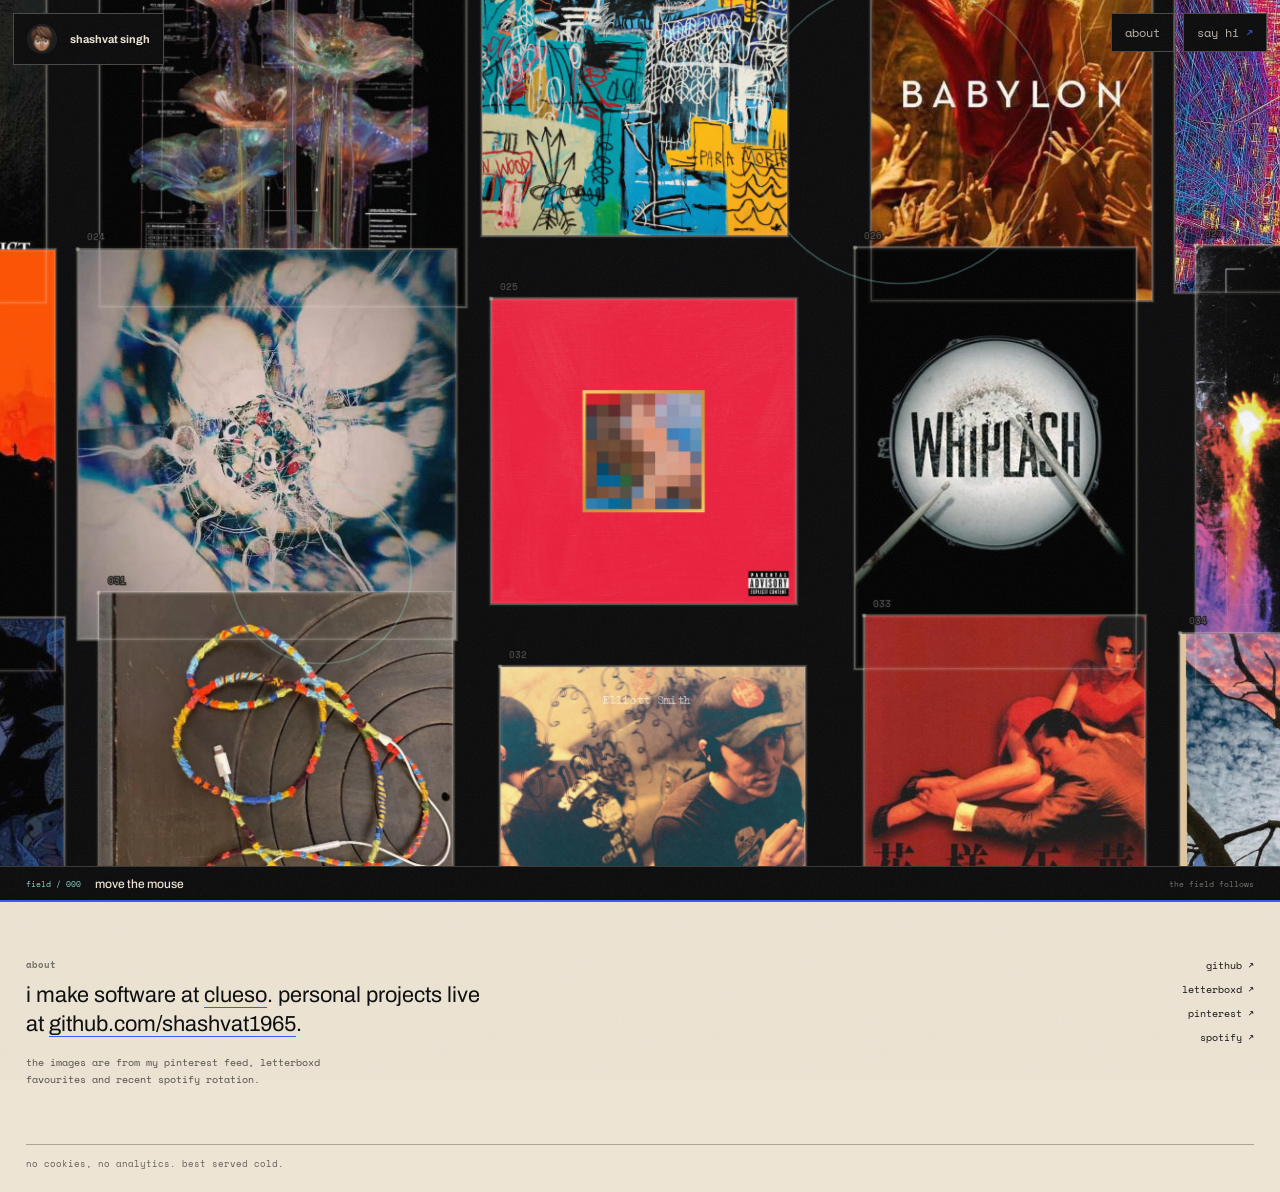
<file: index.html>
<!doctype html>
<html lang="en">
  <head>
    <meta charset="utf-8" />
    <meta name="viewport" content="width=device-width, initial-scale=1" />
    <title>shashvat singh</title>
    <meta
      name="description"
      content="shashvat singh. makes software at clueso. a personal index of images, films and music."
    />
    <meta name="theme-color" content="#0a0a0b" />
    <meta property="og:title" content="shashvat singh" />
    <meta
      property="og:description"
      content="a personal index. move the mouse and the field follows."
    />
    <meta property="og:type" content="website" />
    <meta property="og:site_name" content="shashvat singh" />
    <meta property="og:url" content="https://shashvat-portfolio-alpha.vercel.app/" />
    <meta property="og:image" content="https://shashvat-portfolio-alpha.vercel.app/assets/og.jpg" />
    <meta property="og:image:width" content="1200" />
    <meta property="og:image:height" content="630" />
    <meta property="og:image:alt" content="a field of images with technical annotations" />
    <meta name="twitter:card" content="summary_large_image" />
    <meta name="twitter:title" content="shashvat singh" />
    <meta name="twitter:image" content="https://shashvat-portfolio-alpha.vercel.app/assets/og.jpg" />
    <link rel="canonical" href="https://shashvat-portfolio-alpha.vercel.app/" />

    <link rel="preconnect" href="https://fonts.googleapis.com" />
    <link rel="preconnect" href="https://fonts.gstatic.com" crossorigin />
    <link
      href="https://fonts.googleapis.com/css2?family=Archivo:wdth,wght@62..125,100..900&family=Space+Mono:ital,wght@0,400;0,700;1,400&display=swap"
      rel="stylesheet"
    />
    <link rel="icon" type="image/png" href="assets/favicon.png" />
    <link rel="apple-touch-icon" href="assets/apple-touch-icon.png" />
    <link rel="stylesheet" href="styles.css" />
  </head>
  <body>
    <a class="skip" href="#about">skip to about</a>
    <div class="grain" aria-hidden="true"></div>

    <svg class="inverse-rig" data-inverse-rig aria-hidden="true">
      <path class="inverse-fill" data-inverse-fill></path>
      <path class="inverse-line inverse-line--a" data-inverse-line-a></path>
      <path class="inverse-line inverse-line--c" data-inverse-line-c></path>
    </svg>

    <main>
      <section class="board" id="top">
        <h1 class="sr-only">shashvat singh</h1>
        <div class="world" data-world>
          <svg class="world-rig" data-world-rig aria-hidden="true"></svg>
        </div>
        <svg class="cursor-rig" data-cursor-rig aria-hidden="true"></svg>
        <div class="cross" data-cross aria-hidden="true">
          <span class="cross__x"></span>
          <span class="cross__y"></span>
          <span class="cross__dot"></span>
          <span class="cross__ring"></span>
          <span class="cross__label" data-cross-label>x0000 y0000</span>
        </div>

        <header class="hud">
          <a class="hud__id" href="#top">
            <img class="hud__mark" src="assets/favicon.png" alt="" width="18" height="18" />
            <span class="hud__name">shashvat singh</span>
          </a>
          <nav class="hud__nav" aria-label="Links">
            <a href="#about">about</a>
            <a href="mailto:shashvat1965@gmail.com">say hi <i>↗</i></a>
          </nav>
        </header>

        <div class="status">
          <span class="status__id" data-readout-index>field / 000</span>
          <strong class="status__title" data-readout-title>move the mouse</strong>
          <span class="status__meta" data-readout-meta>the field follows</span>
        </div>
      </section>

      <section class="about" id="about">
        <div class="about__text">
          <h2 class="about__kicker">about</h2>
          <p class="about__line">
            i make software at <a href="https://clueso.io" target="_blank" rel="noreferrer">clueso</a>.
            personal projects live at
            <a href="https://github.com/shashvat1965" target="_blank" rel="noreferrer">github.com/shashvat1965</a>.
          </p>
          <p class="about__tiny">
            the images are from my pinterest feed, letterboxd favourites and recent
            spotify rotation.
          </p>
        </div>
        <nav class="about__links" aria-label="Elsewhere">
          <a href="https://github.com/shashvat1965" target="_blank" rel="noreferrer">github ↗</a>
          <a href="https://letterboxd.com/shashvat1965/" target="_blank" rel="noreferrer">letterboxd ↗</a>
          <a href="https://in.pinterest.com/shashvat1965/" target="_blank" rel="noreferrer">pinterest ↗</a>
          <a href="https://open.spotify.com/user/1xaq9bdidwagoqnb5qbrbsri2" target="_blank" rel="noreferrer">spotify ↗</a>
        </nav>
        <p class="about__colophon">no cookies, no analytics. best served cold.</p>
      </section>
    </main>

    <noscript>
      <div class="fallback">
        <p>shashvat singh. i make software at clueso. personal projects: github.com/shashvat1965.</p>
        <div class="fallback__grid">
          <img src="assets/img/pin-01.jpg" alt="pinterest feed: tree" />
          <img src="assets/img/poster-past-lives.jpg" alt="past lives poster" />
          <img src="assets/img/pin-03.jpg" alt="pinterest feed: power line" />
          <img src="assets/img/cover-loss-of-life.jpg" alt="mgmt, loss of life" />
          <img src="assets/img/pin-09.jpg" alt="pinterest feed: glitch" />
          <img src="assets/img/poster-babylon.jpg" alt="babylon poster" />
          <img src="assets/img/pin-12.jpg" alt="pinterest feed: tokyo" />
          <img src="assets/img/cover-bully.jpg" alt="ye, bully" />
        </div>
      </div>
    </noscript>

    <script src="script.js"></script>
  </body>
</html>
</file>
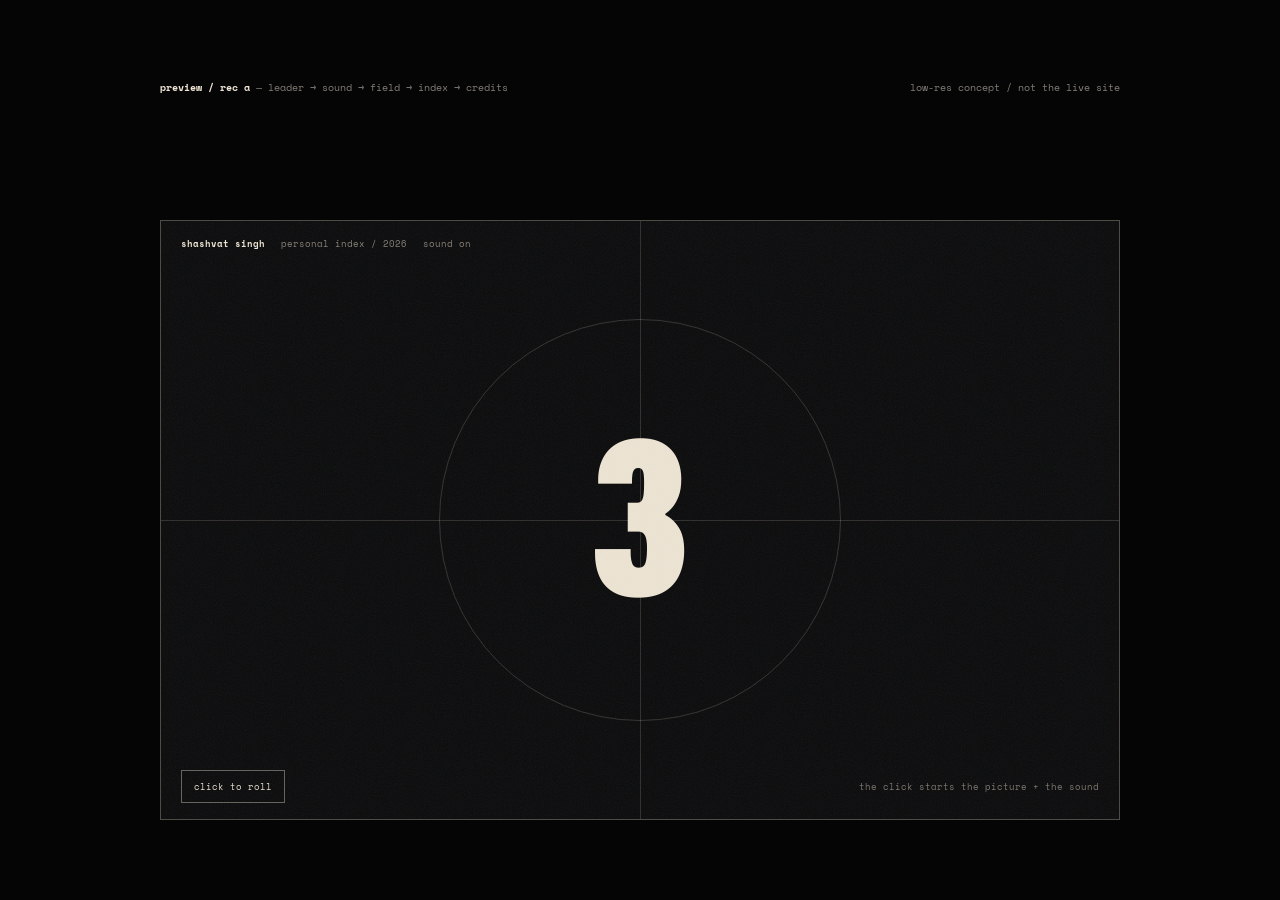
<file: preview.html>
<!doctype html>
<html lang="en">
  <head>
    <meta charset="utf-8" />
    <meta name="viewport" content="width=device-width, initial-scale=1" />
    <meta name="robots" content="noindex" />
    <title>preview — rec a</title>
    <link rel="preconnect" href="https://fonts.googleapis.com" />
    <link rel="preconnect" href="https://fonts.gstatic.com" crossorigin />
    <link href="https://fonts.googleapis.com/css2?family=Archivo:wdth,wght@62..125,100..900&family=Space+Mono:wght@400;700&display=swap" rel="stylesheet" />
    <style>
      :root {
        --pitch: #0a0a0b;
        --bone: #ede4d3;
        --blue: #2f5bff;
        --chlorine: #8fe3dc;
        --display: "Archivo", sans-serif;
        --mono: "Space Mono", monospace;
      }
      * { box-sizing: border-box; }
      body {
        margin: 0;
        min-height: 100vh;
        display: grid;
        place-items: center;
        gap: 14px;
        padding: 24px;
        background: #050506;
        color: var(--bone);
        font-family: var(--display);
        text-transform: lowercase;
        letter-spacing: 0;
        -webkit-font-smoothing: antialiased;
      }
      .meta {
        width: min(960px, 100%);
        display: flex;
        justify-content: space-between;
        gap: 12px;
        font-family: var(--mono);
        font-size: 10px;
        color: rgba(237, 228, 211, 0.55);
      }
      .meta b { color: var(--bone); font-weight: 700; }
      .device {
        position: relative;
        width: min(960px, 100%);
        aspect-ratio: 960 / 600;
        border: 1px solid rgba(237, 228, 211, 0.3);
        overflow: hidden;
        background: var(--pitch);
        user-select: none;
      }
      .device::after {
        content: "";
        position: absolute;
        inset: 0;
        z-index: 90;
        pointer-events: none;
        opacity: 0.07;
        background-image: url("data:image/svg+xml,%3Csvg xmlns='http://www.w3.org/2000/svg' width='180' height='180'%3E%3Cfilter id='n'%3E%3CfeTurbulence type='fractalNoise' baseFrequency='0.9' numOctaves='3' stitchTiles='stitch'/%3E%3C/filter%3E%3Crect width='180' height='180' filter='url(%23n)'/%3E%3C/svg%3E");
      }

      /* leader */
      .leader {
        position: absolute;
        inset: 0;
        display: grid;
        place-items: center;
        background: var(--pitch);
        z-index: 20;
        transition: opacity 400ms ease;
      }
      .leader.is-off { opacity: 0; pointer-events: none; }
      .leader__cross {
        position: absolute;
        inset: 0;
        pointer-events: none;
        background:
          linear-gradient(var(--bone) 1px, transparent 1px) 50% 50% / 100% 1px no-repeat,
          linear-gradient(90deg, var(--bone) 1px, transparent 1px) 50% 50% / 1px 100% no-repeat;
        opacity: 0.16;
      }
      .leader__circle {
        position: absolute;
        width: 42%;
        aspect-ratio: 1;
        border: 1px solid rgba(237, 228, 211, 0.18);
        border-radius: 50%;
      }
      .leader__count {
        position: relative;
        z-index: 2;
        font-family: var(--display);
        font-variation-settings: "wdth" 62, "wght" 900;
        font-weight: 900;
        font-size: clamp(7rem, 22vw, 14rem);
        line-height: 0.8;
        color: var(--bone);
      }
      .leader__count span { display: block; }
      .leader__count span.is-beat { animation: beat 260ms ease; }
      @keyframes beat {
        0% { transform: scale(0.92); opacity: 0.6; }
        100% { transform: scale(1); opacity: 1; }
      }
      .leader__slate {
        position: absolute;
        left: 20px;
        top: 16px;
        display: flex;
        gap: 16px;
        font-family: var(--mono);
        font-size: 9px;
        color: rgba(237, 228, 211, 0.55);
      }
      .leader__slate b { color: var(--bone); font-weight: 700; }
      .leader__bottom {
        position: absolute;
        left: 20px;
        right: 20px;
        bottom: 16px;
        display: flex;
        justify-content: space-between;
        align-items: center;
        gap: 16px;
        font-family: var(--mono);
        font-size: 9px;
        color: rgba(237, 228, 211, 0.5);
      }
      .roll {
        pointer-events: auto;
        padding: 9px 12px;
        border: 1px solid rgba(237, 228, 211, 0.4);
        background: var(--pitch);
        color: var(--bone);
        font-family: var(--mono);
        font-size: 9px;
        letter-spacing: 0;
        text-transform: lowercase;
        cursor: pointer;
      }
      .roll:hover { background: var(--blue); border-color: var(--blue); color: var(--pitch); }

      /* field */
      .field {
        position: absolute;
        inset: 0;
        opacity: 0;
        transition: opacity 500ms ease;
      }
      .field.is-on { opacity: 1; }
      .hud {
        position: absolute;
        top: 12px;
        left: 12px;
        right: 12px;
        display: flex;
        justify-content: space-between;
        gap: 10px;
        z-index: 27;
        font-family: var(--mono);
        font-size: 8px;
        color: rgba(237, 228, 211, 0.6);
      }
      .hud__id, .hud__nav {
        display: flex;
        align-items: center;
        gap: 8px;
        padding: 6px 8px;
        background: var(--pitch);
        border: 1px solid rgba(237, 228, 211, 0.28);
      }
      .hud__id img { width: 16px; height: 16px; border-radius: 50%; background: #1a1a1a; }
      .hud__id b { font-family: var(--display); font-weight: 700; font-size: 10px; color: var(--bone); }
      .hud__nav { gap: 12px; }
      .hud__nav button {
        background: none;
        border: 0;
        padding: 0;
        color: inherit;
        font: inherit;
        cursor: pointer;
      }
      .hud__nav button:hover { color: var(--blue); }

      .cards { position: absolute; inset: 0; }
      .card {
        position: absolute;
        overflow: hidden;
        border: 1px solid rgba(237, 228, 211, 0.22);
        background: #111;
        transition: box-shadow 120ms ease;
      }
      .card img { width: 100%; height: 100%; object-fit: cover; display: block; }
      .card.is-near {
        box-shadow: 0 0 0 1px var(--chlorine), 4px 0 0 rgba(47, 91, 255, 0.5), -4px 0 0 rgba(143, 227, 220, 0.5);
      }
      .card.is-near .scan { opacity: 0.7; animation: scan 3s linear infinite; }
      .scan {
        position: absolute;
        inset: 0;
        background-size: cover;
        background-position: center;
        opacity: 0;
        filter: saturate(1.3) contrast(1.1);
        pointer-events: none;
      }
      @keyframes scan {
        0% { clip-path: inset(0 0 88% 0); transform: translateX(0); }
        15% { transform: translateX(6px); }
        25% { transform: translateX(-4px); }
        100% { clip-path: inset(88% 0 0 0); transform: translateX(0); }
      }
      .status {
        position: absolute;
        left: 0;
        right: 0;
        bottom: 0;
        z-index: 27;
        height: 30px;
        display: flex;
        align-items: center;
        gap: 12px;
        padding: 0 12px;
        background: var(--pitch);
        border-top: 1px solid rgba(237, 228, 211, 0.2);
        font-family: var(--mono);
        font-size: 7.5px;
        color: rgba(237, 228, 211, 0.5);
      }
      .status__id { color: var(--chlorine); }
      .status__title { color: var(--bone); font-family: var(--display); font-weight: 500; font-size: 11px; }
      .status__meta { margin-left: auto; }
      .status button {
        color: inherit;
        background: none;
        border: 0;
        padding: 0;
        font: inherit;
        cursor: pointer;
      }
      .status button:hover { color: var(--blue); }

      /* field scan sweep */
      .sweep {
        position: absolute;
        left: 0;
        right: 0;
        top: 0;
        height: 1px;
        z-index: 26;
        background: #6ea0ff;
        box-shadow: 0 0 12px rgba(47, 91, 255, 0.9);
        opacity: 0;
      }
      .field.is-on .sweep { animation: sweep 1.6s ease-out 0.3s 1; }
      @keyframes sweep {
        0% { opacity: 0; top: 0; }
        10% { opacity: 1; }
        90% { opacity: 1; }
        100% { opacity: 0; top: 100%; }
      }

      /* index */
      .index {
        position: absolute;
        inset: 0;
        z-index: 30;
        padding: 44px 22px 40px;
        background: var(--pitch);
        overflow: auto;
        opacity: 0;
        pointer-events: none;
        transition: opacity 220ms ease;
      }
      .index.is-on { opacity: 1; pointer-events: auto; }
      .index__head {
        display: flex;
        justify-content: space-between;
        font-family: var(--mono);
        font-size: 8px;
        color: rgba(237, 228, 211, 0.5);
        margin-bottom: 14px;
      }
      .index__grid {
        display: grid;
        grid-template-columns: repeat(3, 1fr);
        gap: 8px;
      }
      .index figure { margin: 0; border: 1px solid rgba(237, 228, 211, 0.2); background: #111; }
      .index img { width: 100%; aspect-ratio: 4/5; object-fit: cover; display: block; }
      .index figcaption {
        display: flex;
        justify-content: space-between;
        gap: 8px;
        padding: 5px 6px;
        font-family: var(--mono);
        font-size: 7px;
        color: rgba(237, 228, 211, 0.55);
      }
      .index figcaption b { color: var(--bone); font-weight: 400; }
      .back {
        position: absolute;
        right: 22px;
        bottom: 16px;
        z-index: 2;
        padding: 6px 9px;
        border: 1px solid rgba(237, 228, 211, 0.35);
        background: var(--pitch);
        color: var(--bone);
        font-family: var(--mono);
        font-size: 8px;
        cursor: pointer;
      }
      .back:hover { background: var(--blue); border-color: var(--blue); color: var(--pitch); }

      /* credits */
      .credits {
        position: absolute;
        inset: 0;
        z-index: 40;
        display: flex;
        flex-direction: column;
        justify-content: center;
        padding: 28px;
        background: var(--pitch);
        opacity: 0;
        pointer-events: none;
        transition: opacity 220ms ease;
      }
      .credits.is-on { opacity: 1; pointer-events: auto; }
      .credits p { margin: 0; }
      .credits__k { font-family: var(--mono); font-size: 8px; color: rgba(237, 228, 211, 0.45); margin-bottom: 10px; }
      .credits__line { max-width: 44ch; font-size: clamp(18px, 2.4vw, 26px); line-height: 1.2; }
      .credits__line a { border-bottom: 1px solid var(--blue); }
      .credits__links { display: flex; flex-wrap: wrap; gap: 14px; margin-top: 18px; font-family: var(--mono); font-size: 8px; }
      .credits__links a { color: rgba(237, 228, 211, 0.65); }
      .credits__links a:hover { color: var(--blue); }
      .credits__close { position: absolute; right: 20px; top: 18px; font-family: var(--mono); font-size: 8px; background: none; border: 0; color: var(--bone); cursor: pointer; }
      .credits__colophon { margin-top: 24px; font-family: var(--mono); font-size: 7px; color: rgba(237, 228, 211, 0.35); }

      @media (max-width: 700px) {
        .device { aspect-ratio: 3/4; }
        .cards .card { transform: scale(0.9); }
        .index__grid { grid-template-columns: repeat(2, 1fr); }
      }
    </style>
  </head>
  <body>
    <div class="meta">
      <span><b>preview / rec a</b> — leader → sound → field → index → credits</span>
      <span>low-res concept / not the live site</span>
    </div>

    <div class="device" id="device">
      <!-- leader -->
      <div class="leader" id="leader">
        <div class="leader__cross"></div>
        <div class="leader__circle"></div>
        <div class="leader__slate">
          <b>shashvat singh</b><span>personal index / 2026</span><span>sound on</span>
        </div>
        <div class="leader__count"><span id="count">3</span></div>
        <div class="leader__bottom">
          <button class="roll" id="roll">click to roll</button>
          <span>the click starts the picture + the sound</span>
        </div>
      </div>

      <!-- field -->
      <div class="field" id="field">
        <div class="hud">
          <span class="hud__id"><img src="assets/favicon.png" alt="" /><b>shashvat singh</b><span>personal index / 2026</span></span>
          <span class="hud__nav">
            <button id="indexBtn">index</button>
            <button id="creditsBtn">credits</button>
            <button id="muteBtn">sound on</button>
          </span>
        </div>

        <div class="cards" id="cards">
          <div class="card" style="left:4%;top:8%;width:20%;height:34%;--r:-2deg" data-title="past lives / 2023" data-src="poster-past-lives">
            <img src="assets/img/poster-past-lives.jpg" alt="past lives poster" /><span class="scan" style="background-image:url(assets/img/poster-past-lives.jpg)"></span>
          </div>
          <div class="card" style="left:27%;top:5%;width:22%;height:25%;--r:2deg" data-title="loss of life / mgmt" data-src="cover-loss-of-life">
            <img src="assets/img/cover-loss-of-life.jpg" alt="mgmt loss of life" /><span class="scan" style="background-image:url(assets/img/cover-loss-of-life.jpg)"></span>
          </div>
          <div class="card" style="left:52%;top:10%;width:20%;height:38%;--r:-1deg" data-title="tokyo / feed 12" data-src="pin-12">
            <img src="assets/img/pin-12.jpg" alt="neon tokyo" /><span class="scan" style="background-image:url(assets/img/pin-12.jpg)"></span>
          </div>
          <div class="card" style="left:76%;top:6%;width:19%;height:32%;--r:2deg" data-title="perfect blue / 1997" data-src="poster-perfect-blue">
            <img src="assets/img/poster-perfect-blue.jpg" alt="perfect blue" /><span class="scan" style="background-image:url(assets/img/poster-perfect-blue.jpg)"></span>
          </div>
          <div class="card" style="left:10%;top:48%;width:24%;height:30%;--r:1deg" data-title="feed 01 / tree" data-src="pin-01">
            <img src="assets/img/pin-01.jpg" alt="tree" /><span class="scan" style="background-image:url(assets/img/pin-01.jpg)"></span>
          </div>
          <div class="card" style="left:40%;top:46%;width:21%;height:34%;--r:-2deg" data-title="there will be blood / 2007" data-src="poster-there-will-be-blood">
            <img src="assets/img/poster-there-will-be-blood.jpg" alt="there will be blood" /><span class="scan" style="background-image:url(assets/img/poster-there-will-be-blood.jpg)"></span>
          </div>
          <div class="card" style="left:66%;top:50%;width:25%;height:28%;--r:1deg" data-title="feed 08 / flowers" data-src="pin-08">
            <img src="assets/img/pin-08.jpg" alt="neon flowers" /><span class="scan" style="background-image:url(assets/img/pin-08.jpg)"></span>
          </div>
        </div>

        <div class="sweep"></div>
        <div class="status">
          <span class="status__id">field / 00</span>
          <span class="status__title" id="now">loss of life / mgmt / 0:24 preview</span>
          <span class="status__meta">x0000 y0000 · click a card to open</span>
        </div>
      </div>

      <!-- index -->
      <div class="index" id="index">
        <div class="index__head">
          <span>index / 07 items</span>
          <span>field is the mood · index is the archive</span>
        </div>
        <div class="index__grid">
          <figure><img src="assets/img/poster-past-lives.jpg" alt="" /><figcaption><b>past lives / 2023</b><span>letterboxd ↗</span></figcaption></figure>
          <figure><img src="assets/img/cover-loss-of-life.jpg" alt="" /><figcaption><b>loss of life / mgmt</b><span>spotify ↗</span></figcaption></figure>
          <figure><img src="assets/img/pin-12.jpg" alt="" /><figcaption><b>tokyo / feed 12</b><span>pinterest ↗</span></figcaption></figure>
          <figure><img src="assets/img/poster-perfect-blue.jpg" alt="" /><figcaption><b>perfect blue / 1997</b><span>letterboxd ↗</span></figcaption></figure>
          <figure><img src="assets/img/pin-01.jpg" alt="" /><figcaption><b>feed 01 / tree</b><span>pinterest ↗</span></figcaption></figure>
          <figure><img src="assets/img/poster-there-will-be-blood.jpg" alt="" /><figcaption><b>there will be blood / 2007</b><span>letterboxd ↗</span></figcaption></figure>
        </div>
        <button class="back" id="backBtn">back to field</button>
      </div>

      <!-- credits -->
      <div class="credits" id="credits">
        <button class="credits__close" id="closeCredits">close ×</button>
        <p class="credits__k">end credits</p>
        <p class="credits__line">i make software at <a href="https://clueso.io">clueso</a>. personal projects live at <a href="https://github.com/shashvat1965">github.com/shashvat1965</a>.</p>
        <nav class="credits__links">
          <a href="https://github.com/shashvat1965">github ↗</a>
          <a href="https://letterboxd.com/shashvat1965/">letterboxd ↗</a>
          <a href="https://in.pinterest.com/shashvat1965/">pinterest ↗</a>
          <a href="mailto:shashvat1965@gmail.com">email ↗</a>
        </nav>
        <p class="credits__colophon">no cookies, no analytics. best served cold.</p>
      </div>
    </div>
  </body>

  <script>
    const leader = document.getElementById("leader");
    const field = document.getElementById("field");
    const count = document.getElementById("count");
    const roll = document.getElementById("roll");
    const index = document.getElementById("index");
    const credits = document.getElementById("credits");
    const muteBtn = document.getElementById("muteBtn");
    const now = document.getElementById("now");

    let ctx = null;
    let master = null;
    let muted = false;

    function beep(freq = 880) {
      if (!ctx) return;
      const o = ctx.createOscillator();
      const g = ctx.createGain();
      o.frequency.value = freq;
      o.type = "sine";
      g.gain.setValueAtTime(0.0001, ctx.currentTime);
      g.gain.exponentialRampToValueAtTime(0.08, ctx.currentTime + 0.02);
      g.gain.exponentialRampToValueAtTime(0.0001, ctx.currentTime + 0.18);
      o.connect(g).connect(ctx.destination);
      o.start();
      o.stop(ctx.currentTime + 0.2);
    }

    function startAudio() {
      if (ctx) return;
      ctx = new (window.AudioContext || window.webkitAudioContext)();
      master = ctx.createGain();
      master.gain.value = 0;
      master.connect(ctx.destination);
      const filter = ctx.createBiquadFilter();
      filter.type = "lowpass";
      filter.frequency.value = 760;
      const o1 = ctx.createOscillator();
      o1.type = "sine";
      o1.frequency.value = 55;
      const o2 = ctx.createOscillator();
      o2.type = "triangle";
      o2.frequency.value = 110;
      const lfo = ctx.createOscillator();
      lfo.frequency.value = 0.09;
      const lfoGain = ctx.createGain();
      lfoGain.gain.value = 0.03;
      lfo.connect(lfoGain).connect(master.gain);
      o1.connect(filter);
      o2.connect(filter);
      filter.connect(master);
      o1.start();
      o2.start();
      lfo.start();
      master.gain.linearRampToValueAtTime(0.12, ctx.currentTime + 2.2);
    }

    roll.addEventListener("click", () => {
      startAudio();
      let n = 3;
      count.textContent = n;
      const tick = () => {
        beep(n === 1 ? 1320 : 880);
        if (n === 1) {
          setTimeout(() => {
            leader.classList.add("is-off");
            field.classList.add("is-on");
            muteBtn.textContent = "sound on";
            const near = document.querySelectorAll(".card");
            near.forEach((c, i) => setTimeout(() => c.classList.add("is-near"), 500 + i * 140));
            setTimeout(() => near.forEach((c) => c.classList.remove("is-near")), 2400);
          }, 420);
          return;
        }
        n -= 1;
        setTimeout(() => {
          count.textContent = n;
          count.classList.remove("is-beat");
          void count.offsetWidth;
          count.classList.add("is-beat");
          tick();
        }, 620);
      };
      tick();
    });

    document.getElementById("indexBtn").addEventListener("click", () => index.classList.add("is-on"));
    document.getElementById("backBtn").addEventListener("click", () => index.classList.remove("is-on"));
    document.getElementById("creditsBtn").addEventListener("click", () => credits.classList.add("is-on"));
    document.getElementById("closeCredits").addEventListener("click", () => credits.classList.remove("is-on"));

    muteBtn.addEventListener("click", () => {
      if (!ctx) return;
      muted = !muted;
      master.gain.linearRampToValueAtTime(muted ? 0 : 0.12, ctx.currentTime + 0.2);
      muteBtn.textContent = muted ? "sound off" : "sound on";
    });

    const hrefs = {
      "poster-past-lives": "https://letterboxd.com/film/past-lives/",
      "cover-loss-of-life": "https://open.spotify.com/album/4436CQF7pmjxkHCaJCGjmt",
      "pin-12": "https://www.pinterest.com/pin/326933254224935417/",
      "poster-perfect-blue": "https://letterboxd.com/film/perfect-blue/",
      "pin-01": "https://www.pinterest.com/pin/855754366738322019/",
      "poster-there-will-be-blood": "https://letterboxd.com/film/there-will-be-blood/",
      "pin-08": "https://www.pinterest.com/pin/1148347605035844974/"
    };

    document.querySelectorAll(".card").forEach((card) => {
      const href = hrefs[card.dataset.src];
      if (href) {
        card.style.cursor = "pointer";
        card.addEventListener("click", () => window.open(href, "_blank", "noopener,noreferrer"));
      }
      card.addEventListener("mouseenter", () => {
        document.querySelectorAll(".card").forEach((c) => c.classList.remove("is-near"));
        card.classList.add("is-near");
        now.textContent = card.dataset.title + " / preview";
      });
    });
  </script>
</body>
</html>
</file>
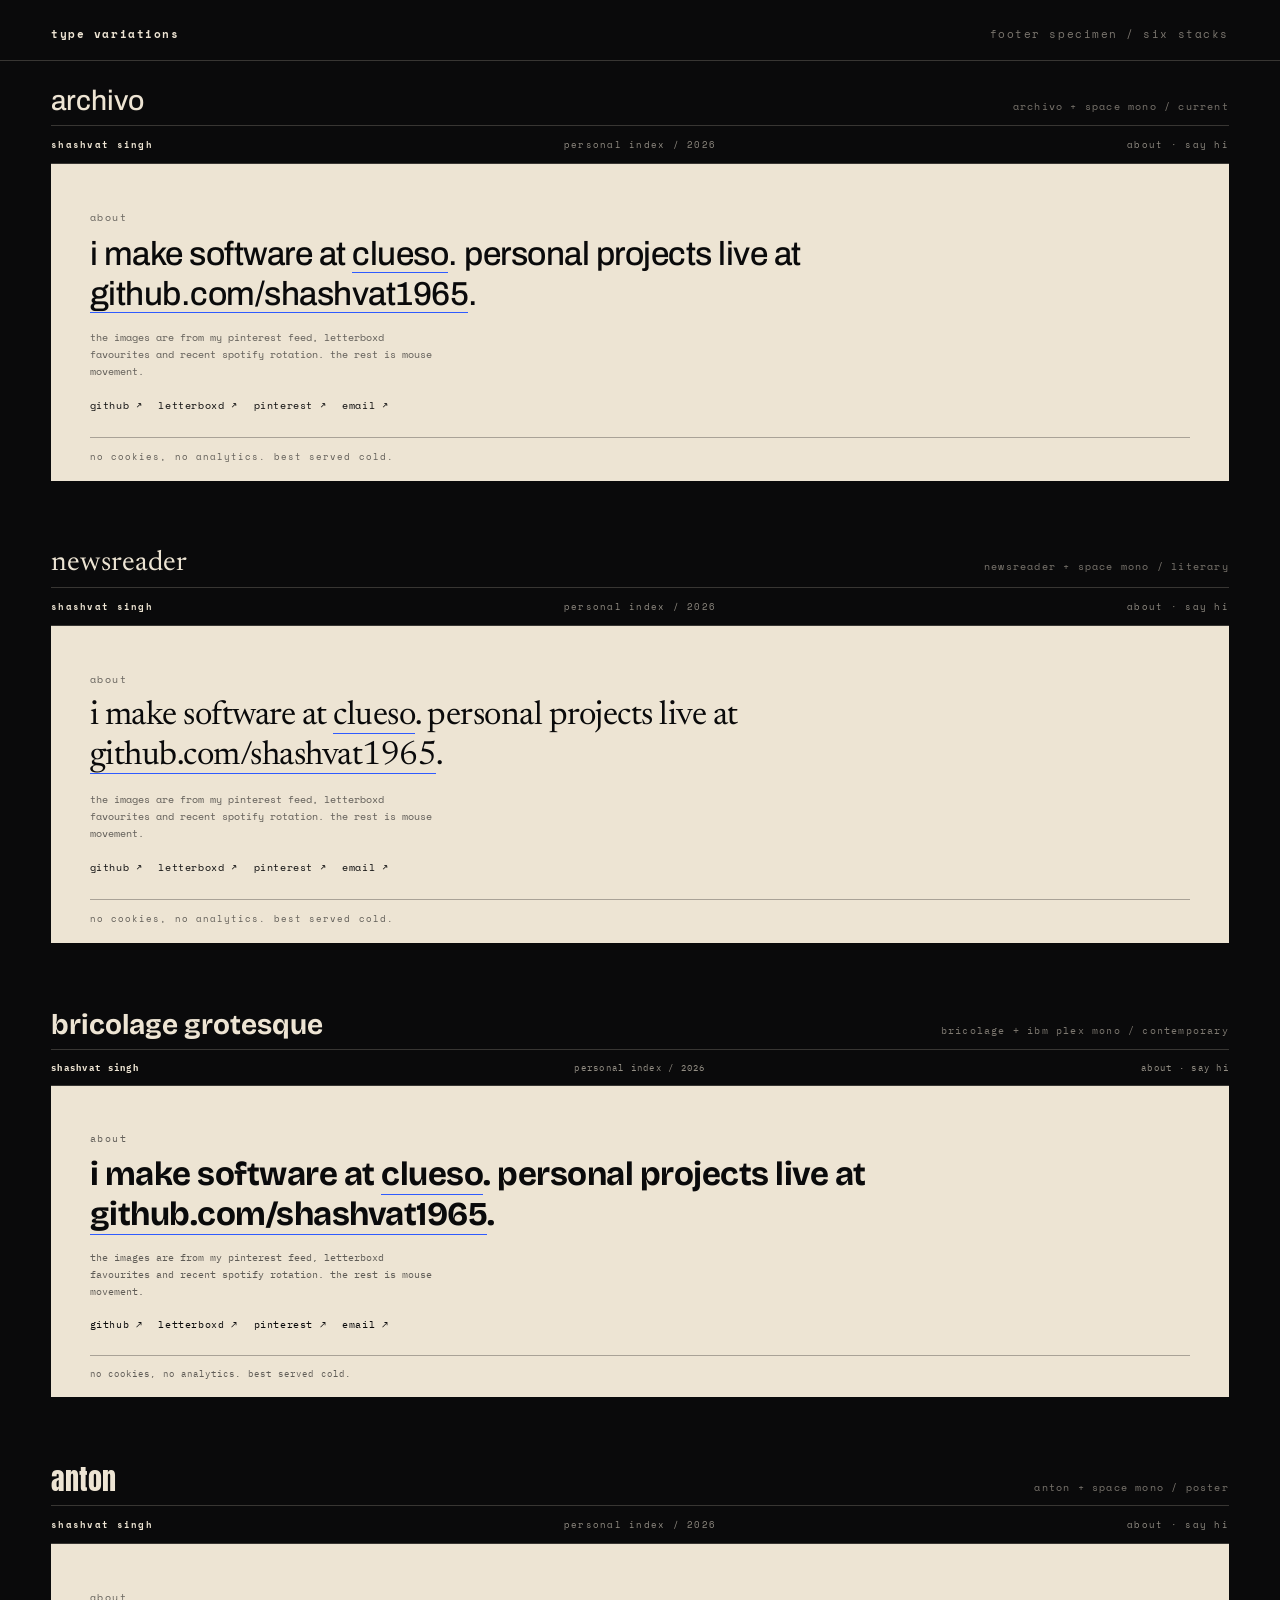
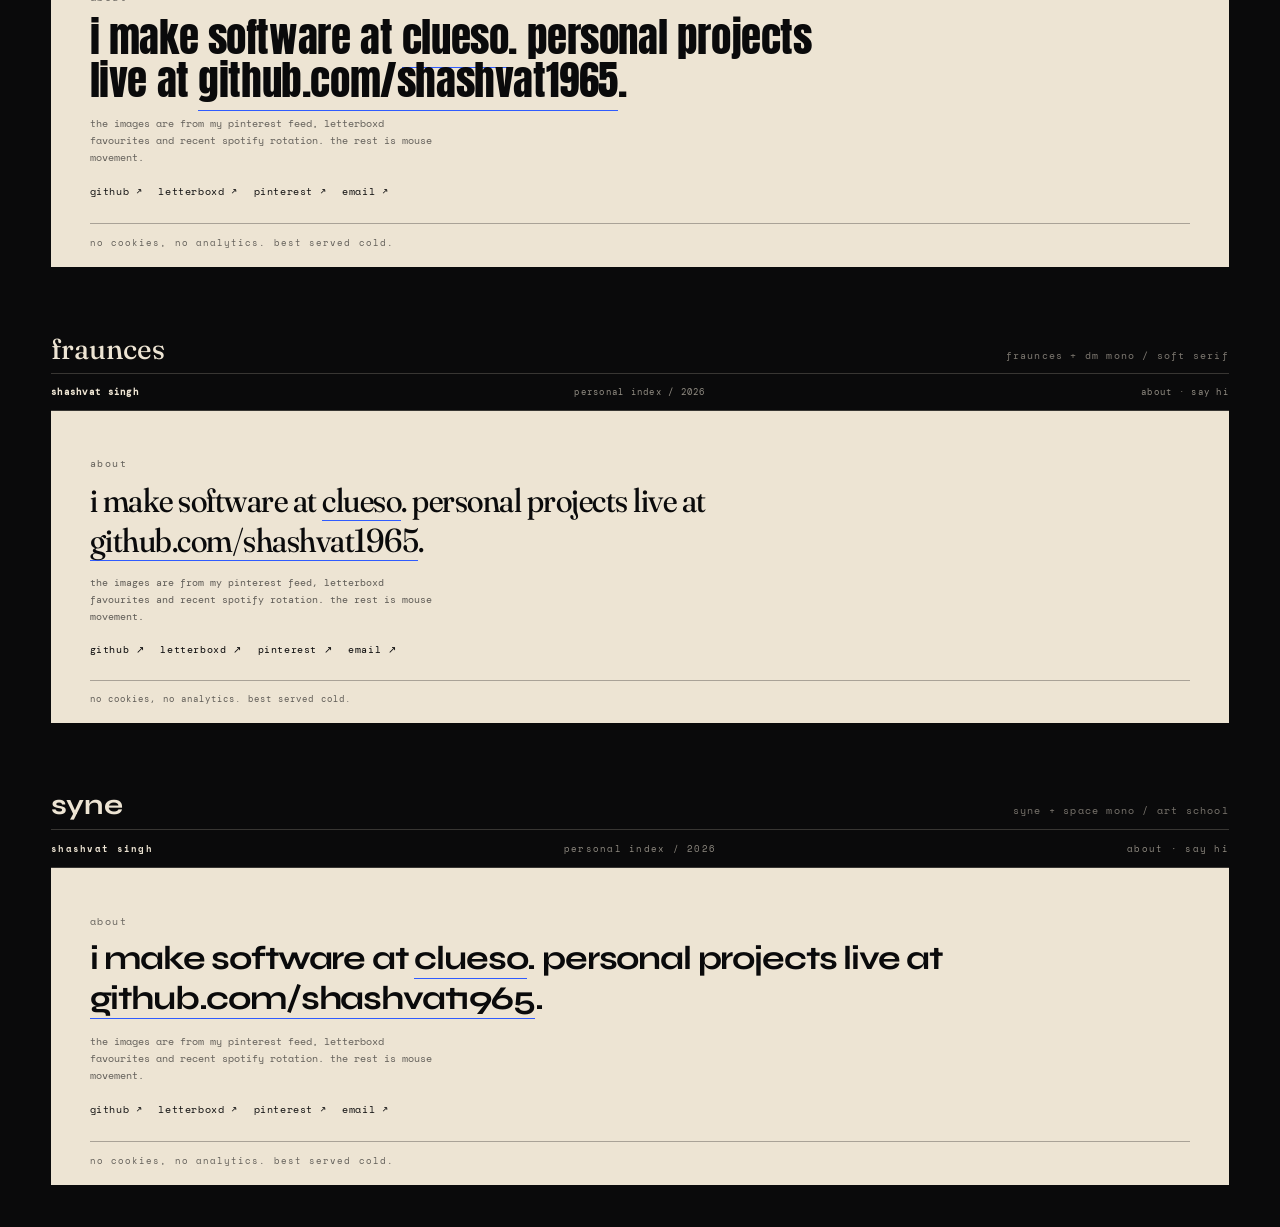
<file: type-variants.html>
<!doctype html>
<html lang="en">
  <head>
    <meta charset="utf-8" />
    <meta name="viewport" content="width=device-width, initial-scale=1" />
    <meta name="robots" content="noindex" />
    <title>type variations — footer</title>
    <link rel="preconnect" href="https://fonts.googleapis.com" />
    <link rel="preconnect" href="https://fonts.gstatic.com" crossorigin />
    <link
      href="https://fonts.googleapis.com/css2?family=Anton&family=Archivo:wdth,wght@62..125,100..900&family=Bricolage+Grotesque:opsz,wdth,wght@12..96,75..100,200..800&family=DM+Mono:ital,wght@0,300;0,400;0,500;1,400&family=Fraunces:ital,opsz,wght@0,9..144,300..700;1,9..144,300..700&family=IBM+Plex+Mono:wght@400;500&family=Newsreader:ital,opsz,wght@0,6..72,300..600;1,6..72,300..500&family=Space+Mono:ital,wght@0,400;0,700;1,400&family=Syne:wght@400..800&display=swap"
      rel="stylesheet"
    />
    <style>
      :root {
        --pitch: #0a0a0b;
        --bone: #ede4d3;
        --ember: #2f5bff;
        --display: "Archivo", sans-serif;
        --mono: "Space Mono", monospace;
      }
      * { box-sizing: border-box; }
      body {
        margin: 0;
        background: var(--pitch);
        color: var(--bone);
        font-family: var(--display);
        -webkit-font-smoothing: antialiased;
      }
      a { color: inherit; text-decoration: none; }
      p, h2, ul { margin: 0; padding: 0; }
      ul { list-style: none; }

      .head {
        display: flex;
        justify-content: space-between;
        align-items: baseline;
        gap: 20px;
        padding: 26px clamp(16px, 4vw, 56px) 18px;
        border-bottom: 1px solid rgba(237, 228, 211, 0.2);
        font-family: var(--mono);
        font-size: 11px;
        letter-spacing: 0.14em;
        text-transform: uppercase;
      }
      .head span { color: rgba(237, 228, 211, 0.5); }

      .sample {
        padding: 26px clamp(16px, 4vw, 56px) 42px;
      }
      .type-meta {
        display: flex;
        align-items: baseline;
        justify-content: space-between;
        gap: 18px;
        margin-bottom: 10px;
      }
      .type-meta b {
        font-family: var(--face);
        font-weight: var(--face-weight, 600);
        font-size: clamp(1.4rem, 2.2vw, 2rem);
        line-height: 1;
        color: var(--bone);
      }
      .type-meta span {
        font-family: var(--mono);
        font-size: 10px;
        letter-spacing: 0.12em;
        text-transform: uppercase;
        color: rgba(237, 228, 211, 0.5);
        text-align: right;
      }

      .hud {
        display: flex;
        justify-content: space-between;
        gap: 18px;
        padding: 12px 0;
        border-top: 1px solid rgba(237, 228, 211, 0.2);
        border-bottom: 1px solid rgba(237, 228, 211, 0.2);
        font-family: var(--mono);
        font-size: 9px;
        letter-spacing: 0.14em;
        text-transform: uppercase;
        color: rgba(237, 228, 211, 0.6);
      }
      .hud b { color: var(--bone); font-weight: 700; }

      .foot {
        background: var(--bone);
        color: var(--pitch);
        padding: clamp(26px, 4vw, 46px) clamp(18px, 3vw, 42px) 18px;
      }
      .kicker {
        font-family: var(--mono);
        font-size: 10px;
        letter-spacing: 0.16em;
        text-transform: uppercase;
        color: rgba(10, 10, 11, 0.6);
        margin-bottom: 10px;
      }
      .line {
        max-width: 38ch;
        font-family: var(--face);
        font-weight: var(--face-weight, 500);
        font-size: clamp(1.6rem, 2.6vw, 2.6rem);
        line-height: 1.2;
        letter-spacing: -0.015em;
      }
      .line a { border-bottom: 1px solid var(--ember); }
      .line a:hover { background: var(--ember); color: var(--pitch); }
      .tiny {
        max-width: 58ch;
        margin-top: 14px;
        font-family: var(--mono);
        font-size: 10px;
        line-height: 1.7;
        color: rgba(10, 10, 11, 0.62);
      }
      .links {
        display: flex;
        flex-wrap: wrap;
        gap: 16px;
        margin-top: 18px;
        font-family: var(--mono);
        font-size: 10px;
        letter-spacing: 0.06em;
      }
      .links a { border-bottom: 1px solid transparent; padding-bottom: 1px; }
      .links a:hover { border-color: var(--ember); color: var(--ember); }
      .colophon {
        margin-top: 22px;
        padding-top: 12px;
        border-top: 1px solid rgba(10, 10, 11, 0.3);
        font-family: var(--mono);
        font-size: 9px;
        letter-spacing: 0.12em;
        text-transform: uppercase;
        color: rgba(10, 10, 11, 0.62);
      }

      /* the six stacks */
      .t-archivo { --face: "Archivo"; --face-weight: 480; --mono: "Space Mono"; }
      .t-newsreader { --face: "Newsreader"; --face-weight: 400; --mono: "Space Mono"; }
      .t-bricolage { --face: "Bricolage Grotesque"; --face-weight: 700; --mono: "IBM Plex Mono"; }
      .t-anton {
        --face: "Anton"; --face-weight: 400; --mono: "Space Mono";
      }
      .t-anton .line {
        text-transform: uppercase;
        font-size: clamp(1.9rem, 3.2vw, 3.3rem);
        line-height: 1.05;
        letter-spacing: -0.01em;
      }
      .t-fraunces {
        --face: "Fraunces"; --face-weight: 450; --mono: "DM Mono";
      }
      .t-fraunces .line {
        font-variation-settings: "opsz" 96, "SOFT" 40, "WONK" 1;
        font-style: normal;
      }
      .t-syne { --face: "Syne"; --face-weight: 700; --mono: "Space Mono"; }
      .t-syne .line {
        letter-spacing: -0.035em;
        font-size: clamp(1.5rem, 2.6vw, 2.7rem);
      }

      @media (max-width: 700px) {
        .type-meta { flex-direction: column; gap: 4px; }
        .type-meta span { text-align: left; }
        .hud span { display: none; }
        .line { max-width: 30ch; }
      }
    </style>
  <style>body, body * { text-transform: lowercase !important; }</style>
  </head>
  <body>
    <header class="head">
      <b>type variations</b>
      <span>footer specimen / six stacks</span>
    </header>

    <main>
      <section class="sample t-archivo">
        <div class="type-meta"><b>Archivo</b><span>archivo + space mono / current</span></div>
        <div class="hud"><b>shashvat singh</b><span>personal index / 2026</span><span>about · say hi</span></div>
        <footer class="foot">
          <p class="kicker">about</p>
          <p class="line">i make software at <a href="https://clueso.io">clueso</a>. personal projects live at <a href="https://github.com/shashvat1965">github.com/shashvat1965</a>.</p>
          <p class="tiny">the images are from my pinterest feed, letterboxd favourites and recent spotify rotation. the rest is mouse movement.</p>
          <nav class="links"><a href="https://github.com/shashvat1965">github ↗</a><a href="https://letterboxd.com/shashvat1965/">letterboxd ↗</a><a href="https://in.pinterest.com/shashvat1965/">pinterest ↗</a><a href="mailto:shashvat1965@gmail.com">email ↗</a></nav>
          <p class="colophon">no cookies, no analytics. best served cold.</p>
        </footer>
      </section>

      <section class="sample t-newsreader">
        <div class="type-meta"><b>Newsreader</b><span>newsreader + space mono / literary</span></div>
        <div class="hud"><b>shashvat singh</b><span>personal index / 2026</span><span>about · say hi</span></div>
        <footer class="foot">
          <p class="kicker">about</p>
          <p class="line">i make software at <a href="https://clueso.io">clueso</a>. personal projects live at <a href="https://github.com/shashvat1965">github.com/shashvat1965</a>.</p>
          <p class="tiny">the images are from my pinterest feed, letterboxd favourites and recent spotify rotation. the rest is mouse movement.</p>
          <nav class="links"><a href="https://github.com/shashvat1965">github ↗</a><a href="https://letterboxd.com/shashvat1965/">letterboxd ↗</a><a href="https://in.pinterest.com/shashvat1965/">pinterest ↗</a><a href="mailto:shashvat1965@gmail.com">email ↗</a></nav>
          <p class="colophon">no cookies, no analytics. best served cold.</p>
        </footer>
      </section>

      <section class="sample t-bricolage">
        <div class="type-meta"><b>Bricolage Grotesque</b><span>bricolage + ibm plex mono / contemporary</span></div>
        <div class="hud"><b>shashvat singh</b><span>personal index / 2026</span><span>about · say hi</span></div>
        <footer class="foot">
          <p class="kicker">about</p>
          <p class="line">i make software at <a href="https://clueso.io">clueso</a>. personal projects live at <a href="https://github.com/shashvat1965">github.com/shashvat1965</a>.</p>
          <p class="tiny">the images are from my pinterest feed, letterboxd favourites and recent spotify rotation. the rest is mouse movement.</p>
          <nav class="links"><a href="https://github.com/shashvat1965">github ↗</a><a href="https://letterboxd.com/shashvat1965/">letterboxd ↗</a><a href="https://in.pinterest.com/shashvat1965/">pinterest ↗</a><a href="mailto:shashvat1965@gmail.com">email ↗</a></nav>
          <p class="colophon">no cookies, no analytics. best served cold.</p>
        </footer>
      </section>

      <section class="sample t-anton">
        <div class="type-meta"><b>Anton</b><span>anton + space mono / poster</span></div>
        <div class="hud"><b>shashvat singh</b><span>personal index / 2026</span><span>about · say hi</span></div>
        <footer class="foot">
          <p class="kicker">about</p>
          <p class="line">i make software at <a href="https://clueso.io">clueso</a>. personal projects live at <a href="https://github.com/shashvat1965">github.com/shashvat1965</a>.</p>
          <p class="tiny">the images are from my pinterest feed, letterboxd favourites and recent spotify rotation. the rest is mouse movement.</p>
          <nav class="links"><a href="https://github.com/shashvat1965">github ↗</a><a href="https://letterboxd.com/shashvat1965/">letterboxd ↗</a><a href="https://in.pinterest.com/shashvat1965/">pinterest ↗</a><a href="mailto:shashvat1965@gmail.com">email ↗</a></nav>
          <p class="colophon">no cookies, no analytics. best served cold.</p>
        </footer>
      </section>

      <section class="sample t-fraunces">
        <div class="type-meta"><b>Fraunces</b><span>fraunces + dm mono / soft serif</span></div>
        <div class="hud"><b>shashvat singh</b><span>personal index / 2026</span><span>about · say hi</span></div>
        <footer class="foot">
          <p class="kicker">about</p>
          <p class="line">i make software at <a href="https://clueso.io">clueso</a>. personal projects live at <a href="https://github.com/shashvat1965">github.com/shashvat1965</a>.</p>
          <p class="tiny">the images are from my pinterest feed, letterboxd favourites and recent spotify rotation. the rest is mouse movement.</p>
          <nav class="links"><a href="https://github.com/shashvat1965">github ↗</a><a href="https://letterboxd.com/shashvat1965/">letterboxd ↗</a><a href="https://in.pinterest.com/shashvat1965/">pinterest ↗</a><a href="mailto:shashvat1965@gmail.com">email ↗</a></nav>
          <p class="colophon">no cookies, no analytics. best served cold.</p>
        </footer>
      </section>

      <section class="sample t-syne">
        <div class="type-meta"><b>Syne</b><span>syne + space mono / art school</span></div>
        <div class="hud"><b>shashvat singh</b><span>personal index / 2026</span><span>about · say hi</span></div>
        <footer class="foot">
          <p class="kicker">about</p>
          <p class="line">i make software at <a href="https://clueso.io">clueso</a>. personal projects live at <a href="https://github.com/shashvat1965">github.com/shashvat1965</a>.</p>
          <p class="tiny">the images are from my pinterest feed, letterboxd favourites and recent spotify rotation. the rest is mouse movement.</p>
          <nav class="links"><a href="https://github.com/shashvat1965">github ↗</a><a href="https://letterboxd.com/shashvat1965/">letterboxd ↗</a><a href="https://in.pinterest.com/shashvat1965/">pinterest ↗</a><a href="mailto:shashvat1965@gmail.com">email ↗</a></nav>
          <p class="colophon">no cookies, no analytics. best served cold.</p>
        </footer>
      </section>
    </main>
  </body>
</html>
</file>
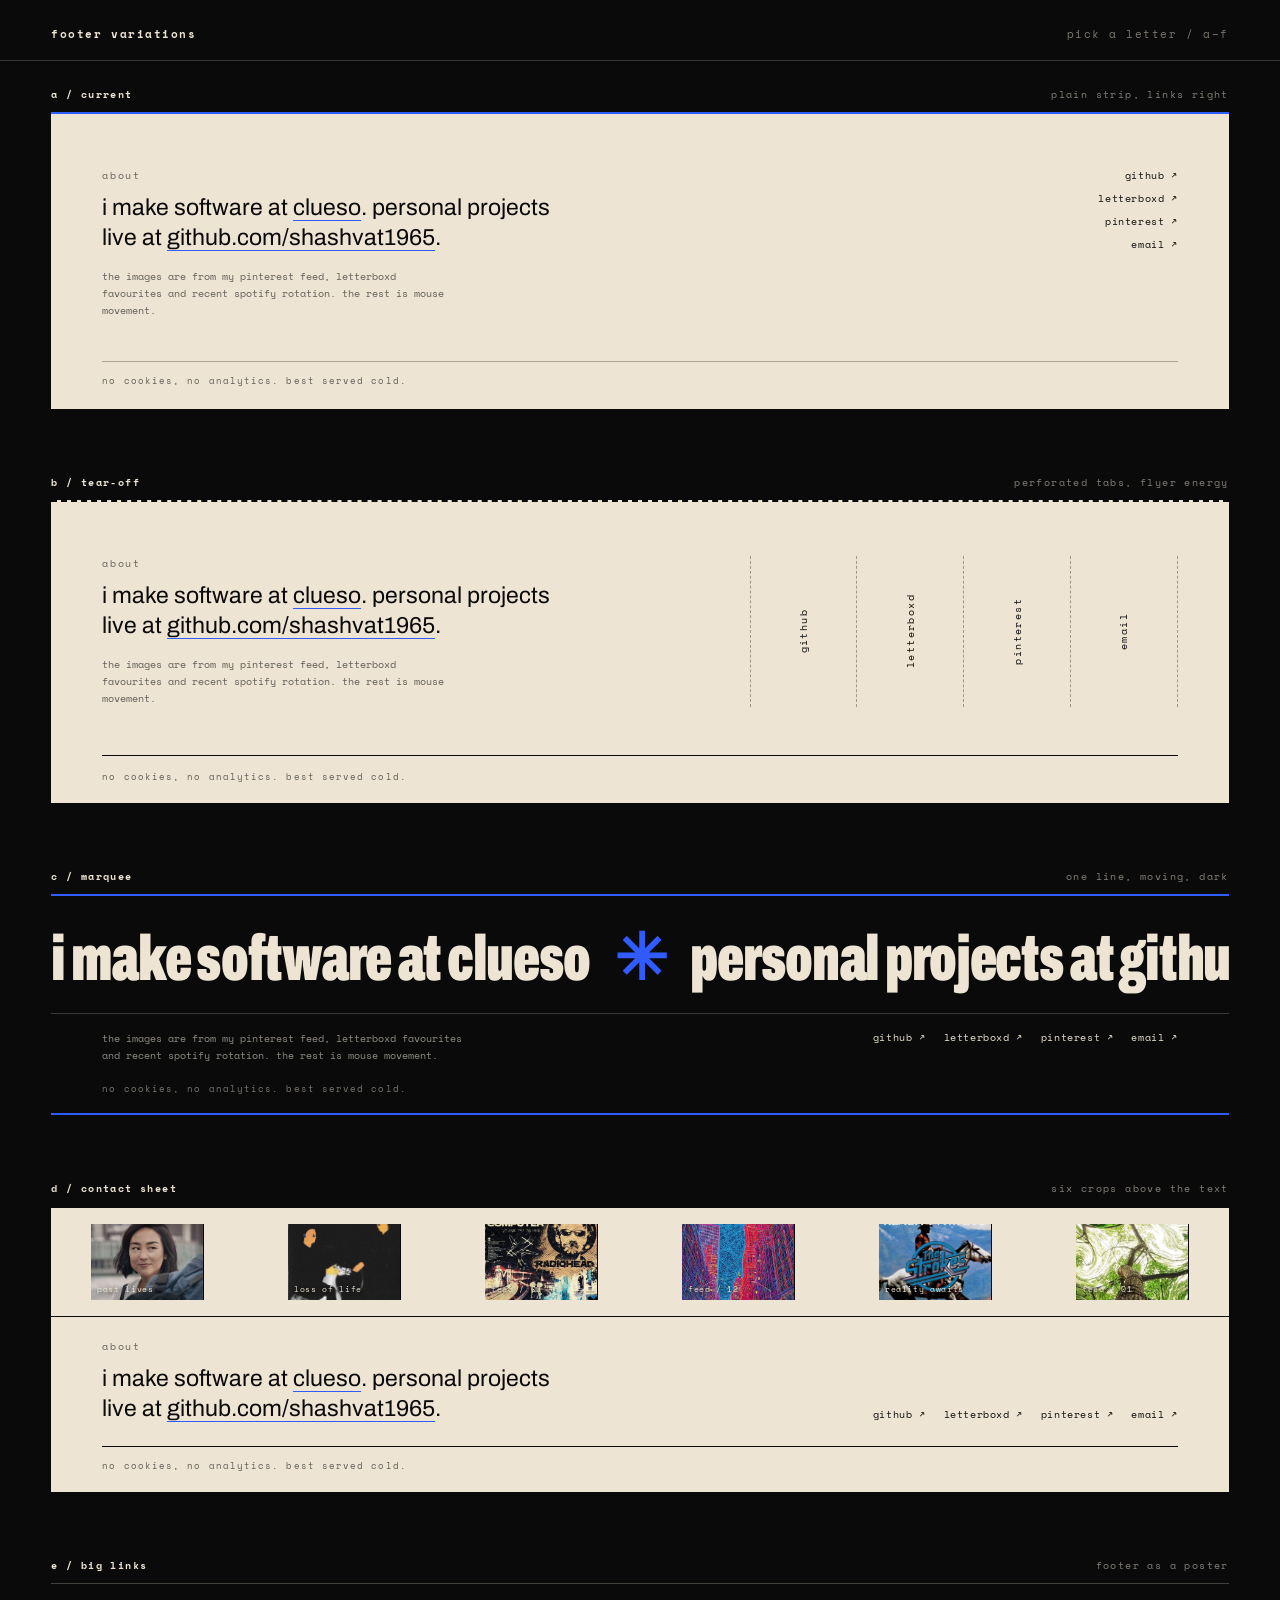
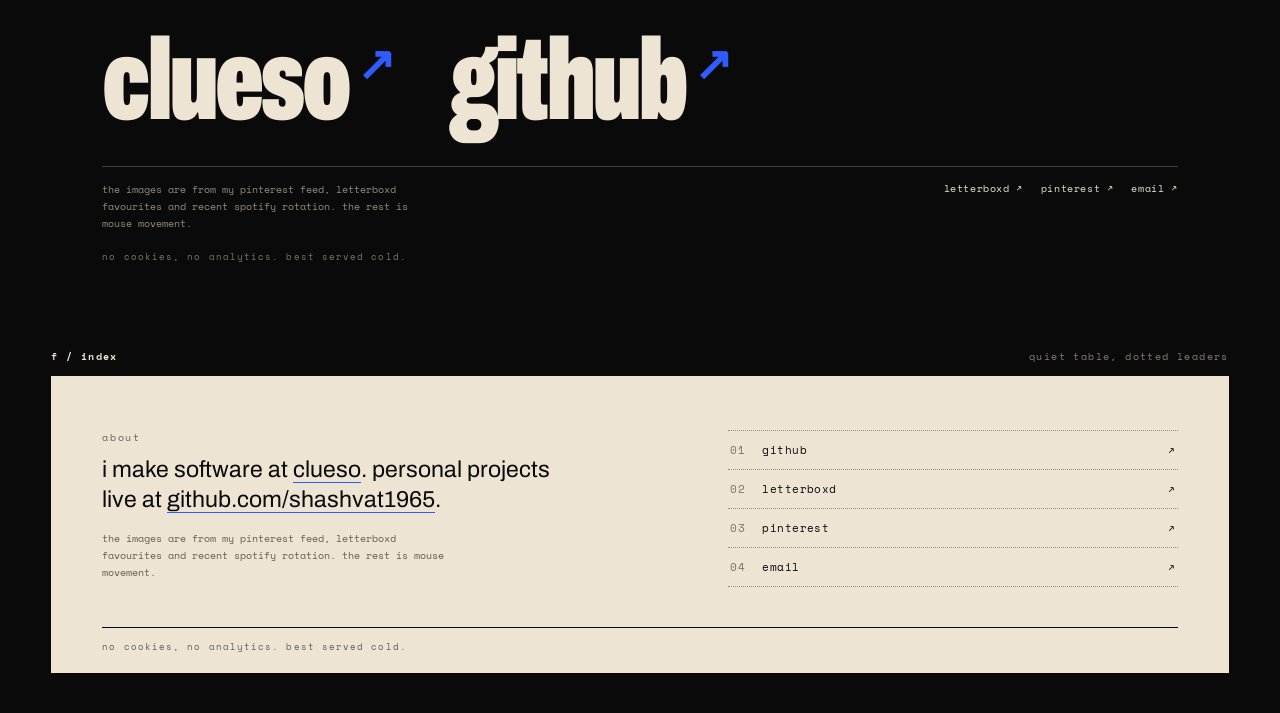
<file: variants.html>
<!doctype html>
<html lang="en">
  <head>
    <meta charset="utf-8" />
    <meta name="viewport" content="width=device-width, initial-scale=1" />
    <meta name="robots" content="noindex" />
    <title>footer variations</title>
    <link rel="preconnect" href="https://fonts.googleapis.com" />
    <link rel="preconnect" href="https://fonts.gstatic.com" crossorigin />
    <link
      href="https://fonts.googleapis.com/css2?family=Archivo:wdth,wght@62..125,100..900&family=Space+Mono:ital,wght@0,400;0,700;1,400&display=swap"
      rel="stylesheet"
    />
    <style>
      :root {
        --pitch: #0a0a0b;
        --bone: #ede4d3;
        --ember: #2f5bff;
        --acid: #cbea3f;
        --chlorine: #8fe3dc;
        --display: "Archivo", "Arial Narrow", sans-serif;
        --mono: "Space Mono", ui-monospace, monospace;
      }
      * { box-sizing: border-box; }
      html { scroll-behavior: smooth; }
      body {
        margin: 0;
        background: var(--pitch);
        color: var(--bone);
        font-family: var(--display);
        -webkit-font-smoothing: antialiased;
      }
      a { color: inherit; text-decoration: none; }
      p, h2, ul, ol { margin: 0; padding: 0; }
      ul, ol { list-style: none; }
      img { display: block; max-width: 100%; }

      .v-head {
        display: flex;
        justify-content: space-between;
        align-items: baseline;
        gap: 20px;
        padding: 26px clamp(16px, 4vw, 56px) 18px;
        border-bottom: 1px solid rgba(237, 228, 211, 0.2);
        font-family: var(--mono);
        font-size: 11px;
        letter-spacing: 0.14em;
        text-transform: uppercase;
      }
      .v-head span { color: rgba(237, 228, 211, 0.5); }
      .v {
        padding: 26px clamp(16px, 4vw, 56px) 40px;
      }
      .v__label {
        display: flex;
        justify-content: space-between;
        gap: 20px;
        margin-bottom: 10px;
        font-family: var(--mono);
        font-size: 10px;
        letter-spacing: 0.14em;
        text-transform: uppercase;
        color: rgba(237, 228, 211, 0.55);
      }
      .v__label b { color: var(--bone); font-weight: 700; }
      .v__label em { font-style: normal; color: var(--ember); }

      .foot { position: relative; }
      .kicker {
        font-family: var(--mono);
        font-size: 10px;
        letter-spacing: 0.16em;
        text-transform: uppercase;
        color: rgba(10, 10, 11, 0.6);
        margin-bottom: 10px;
      }
      .line { max-width: 36ch; font-size: clamp(1.2rem, 1.8vw, 1.65rem); line-height: 1.32; }
      .line a { border-bottom: 1px solid var(--ember); }
      .line a:hover { background: var(--ember); color: var(--pitch); }
      .tiny {
        max-width: 58ch;
        margin-top: 14px;
        font-family: var(--mono);
        font-size: 10px;
        line-height: 1.7;
        color: rgba(10, 10, 11, 0.62);
      }
      .colophon {
        font-family: var(--mono);
        font-size: 9px;
        letter-spacing: 0.12em;
        text-transform: uppercase;
        color: rgba(10, 10, 11, 0.62);
      }
      .links-row {
        display: flex;
        flex-wrap: wrap;
        gap: 18px;
        font-family: var(--mono);
        font-size: 10px;
        letter-spacing: 0.06em;
      }
      .links-row a { border-bottom: 1px solid transparent; padding-bottom: 1px; }
      .links-row a:hover { border-color: var(--ember); color: var(--ember); }

      /* ---------- A / current ---------- */
      .foot--a {
        background: var(--bone);
        color: var(--pitch);
        border-top: 2px solid var(--ember);
        padding: clamp(30px, 5vw, 54px) clamp(16px, 4vw, 56px) 22px;
        display: grid;
        grid-template-columns: minmax(0, 1.6fr) minmax(0, 0.8fr);
        gap: 24px clamp(24px, 6vw, 90px);
      }
      .foot--a .links-col {
        display: flex;
        flex-direction: column;
        align-items: flex-end;
        gap: 8px;
        font-family: var(--mono);
        font-size: 10px;
        letter-spacing: 0.06em;
      }
      .foot--a .links-col a:hover { color: var(--ember); }
      .foot--a .colophon {
        grid-column: 1 / -1;
        margin-top: 18px;
        padding-top: 12px;
        border-top: 1px solid rgba(10, 10, 11, 0.3);
      }

      /* ---------- B / tear-off ---------- */
      .foot--b {
        background: var(--bone);
        color: var(--pitch);
        border-top: 2px dashed var(--pitch);
        padding: clamp(30px, 5vw, 54px) clamp(16px, 4vw, 56px) 0;
        display: grid;
        grid-template-columns: minmax(0, 1.2fr) minmax(0, 0.9fr);
        gap: 0 clamp(24px, 6vw, 80px);
      }
      .foot--b .tabs {
        display: flex;
        align-items: stretch;
        align-self: stretch;
        border-left: 1px dashed rgba(10, 10, 11, 0.35);
        min-height: 148px;
      }
      .foot--b .tabs li {
        flex: 1 1 0;
        border-right: 1px dashed rgba(10, 10, 11, 0.35);
      }
      .foot--b .tabs a {
        display: flex;
        align-items: center;
        justify-content: center;
        height: 100%;
        padding: 14px 8px;
        font-family: var(--mono);
        font-size: 10px;
        letter-spacing: 0.14em;
        text-transform: uppercase;
        transition: background-color 100ms linear, color 100ms linear;
      }
      .foot--b .tabs a:hover { background: var(--ember); color: var(--pitch); }
      .foot--b .tabs span {
        writing-mode: vertical-rl;
        text-orientation: mixed;
        transform: rotate(180deg);
      }
      .foot--b .colophon {
        grid-column: 1 / -1;
        margin-top: clamp(26px, 5vw, 48px);
        padding: 14px 0 20px;
        border-top: 1px solid var(--pitch);
      }

      /* ---------- C / marquee ---------- */
      .foot--c {
        background: var(--pitch);
        color: var(--bone);
        border-top: 2px solid var(--ember);
        border-bottom: 2px solid var(--ember);
        overflow: hidden;
      }
      .foot--c .marquee {
        overflow: hidden;
        padding: clamp(18px, 3vw, 34px) 0 clamp(14px, 2.4vw, 26px);
        border-bottom: 1px solid rgba(237, 228, 211, 0.22);
      }
      .foot--c .track {
        display: flex;
        gap: 40px;
        width: max-content;
        white-space: nowrap;
        animation: slide 26s linear infinite;
      }
      .foot--c .track:hover { animation-play-state: paused; }
      .foot--c .track span {
        font-family: var(--display);
        font-variation-settings: "wdth" 62, "wght" 900;
        font-weight: 900;
        font-size: clamp(2.2rem, 5vw, 4.4rem);
        line-height: 0.9;
        letter-spacing: -0.02em;
        text-transform: uppercase;
      }
      .foot--c .track i { font-style: normal; color: var(--ember); margin: 0 18px; }
      @keyframes slide { to { transform: translateX(-50%); } }
      .foot--c .c-bottom {
        display: flex;
        justify-content: space-between;
        flex-wrap: wrap;
        gap: 16px;
        padding: 16px clamp(16px, 4vw, 56px) 18px;
      }
      .foot--c .tiny { color: rgba(237, 228, 211, 0.6); margin: 0; max-width: 60ch; }
      .foot--c .links-row { color: var(--bone); }
      .foot--c .colophon { color: rgba(237, 228, 211, 0.5); }

      /* ---------- D / contact sheet ---------- */
      .foot--d {
        background: var(--bone);
        color: var(--pitch);
        border-top: 2px solid var(--pitch);
        padding: 0 clamp(16px, 4vw, 56px) 20px;
      }
      .foot--d .thumbs {
        display: grid;
        grid-template-columns: repeat(6, 1fr);
        gap: 4px;
        margin: 0 calc(-1 * clamp(16px, 4vw, 56px));
        border-bottom: 1px solid var(--pitch);
      }
      .foot--d .thumbs figure {
        position: relative;
        aspect-ratio: 3 / 2;
        overflow: hidden;
        border-right: 1px solid var(--pitch);
      }
      .foot--d .thumbs img {
        width: 100%;
        height: 100%;
        object-fit: cover;
        object-position: 50% 35%;
        filter: saturate(0.9);
      }
      .foot--d .thumbs figcaption {
        position: absolute;
        left: 6px;
        bottom: 5px;
        font-family: var(--mono);
        font-size: 8px;
        letter-spacing: 0.08em;
        text-transform: uppercase;
        color: var(--bone);
        text-shadow: 0 1px 4px #000;
      }
      .foot--d .d-main {
        display: flex;
        justify-content: space-between;
        gap: 24px;
        padding: 22px 0 0;
      }
      .foot--d .colophon { margin-top: 22px; padding-top: 12px; border-top: 1px solid var(--pitch); }

      /* ---------- E / big links ---------- */
      .foot--e {
        background: var(--pitch);
        color: var(--bone);
        border-top: 1px solid rgba(237, 228, 211, 0.25);
        padding: clamp(28px, 4vw, 50px) clamp(16px, 4vw, 56px) 20px;
      }
      .foot--e .huge {
        display: flex;
        flex-wrap: wrap;
        gap: 0.1em 0.5em;
        font-family: var(--display);
        font-variation-settings: "wdth" 62, "wght" 900;
        font-weight: 900;
        font-size: clamp(3rem, 9vw, 8rem);
        line-height: 0.82;
        letter-spacing: -0.035em;
        text-transform: uppercase;
      }
      .foot--e .huge a { border-bottom: 3px solid transparent; }
      .foot--e .huge a:hover { color: var(--ember); }
      .foot--e .huge i { font-style: normal; color: var(--ember); font-size: 0.4em; vertical-align: super; }
      .foot--e .e-bottom {
        display: flex;
        justify-content: space-between;
        flex-wrap: wrap;
        gap: 16px;
        margin-top: clamp(20px, 3vw, 34px);
        padding-top: 14px;
        border-top: 1px solid rgba(237, 228, 211, 0.25);
      }
      .foot--e .tiny { color: rgba(237, 228, 211, 0.6); margin: 0; max-width: 56ch; }
      .foot--e .links-row { color: var(--bone); }
      .foot--e .colophon { color: rgba(237, 228, 211, 0.5); margin-top: 18px; }

      /* ---------- F / index ---------- */
      .foot--f {
        background: var(--bone);
        color: var(--pitch);
        border-top: 2px solid var(--pitch);
        padding: clamp(30px, 5vw, 54px) clamp(16px, 4vw, 56px) 20px;
        display: grid;
        grid-template-columns: minmax(0, 1.1fr) minmax(0, 0.9fr);
        gap: 22px clamp(24px, 6vw, 80px);
      }
      .foot--f .index {
        align-self: start;
        font-family: var(--mono);
        font-size: 11px;
        letter-spacing: 0.04em;
      }
      .foot--f .index li { border-bottom: 1px dotted rgba(10, 10, 11, 0.4); }
      .foot--f .index li:first-child { border-top: 1px dotted rgba(10, 10, 11, 0.4); }
      .foot--f .index a {
        display: flex;
        align-items: baseline;
        gap: 10px;
        padding: 11px 2px;
      }
      .foot--f .index a:hover { background: var(--ember); }
      .foot--f .index b { font-weight: 400; color: rgba(10, 10, 11, 0.5); width: 22px; }
      .foot--f .index span { flex: 1; }
      .foot--f .index em { font-style: normal; }
      .foot--f .colophon { grid-column: 1 / -1; margin-top: 18px; padding-top: 12px; border-top: 1px solid var(--pitch); }

      @media (max-width: 760px) {
        .foot--a, .foot--b, .foot--f { grid-template-columns: 1fr; }
        .foot--a .links-col { align-items: flex-start; }
        .foot--b .tabs { margin-top: 24px; min-height: 92px; }
        .foot--b .tabs span { writing-mode: horizontal-tb; transform: none; }
        .foot--d .thumbs { grid-template-columns: repeat(3, 1fr); }
        .foot--d .thumbs figure:nth-child(n+4) { display: none; }
        .foot--d .d-main { flex-direction: column; }
        .foot--e .huge { font-size: clamp(2.6rem, 14vw, 5rem); }
        .foot--c .track span { font-size: clamp(1.6rem, 7vw, 3rem); }
      }
      @media (prefers-reduced-motion: reduce) {
        .foot--c .track { animation: none; }
      }
    </style>
  <style>body, body * { text-transform: lowercase !important; }</style>
  </head>
  <body>
    <header class="v-head">
      <b>footer variations</b>
      <span>pick a letter / a–f</span>
    </header>

    <main>
      <section class="v">
        <div class="v__label"><b>a / current</b><span>plain strip, links right</span></div>
        <footer class="foot foot--a">
          <div>
            <p class="kicker">about</p>
            <p class="line">i make software at <a href="https://clueso.io">clueso</a>. personal projects live at <a href="https://github.com/shashvat1965">github.com/shashvat1965</a>.</p>
            <p class="tiny">the images are from my pinterest feed, letterboxd favourites and recent spotify rotation. the rest is mouse movement.</p>
          </div>
          <nav class="links-col">
            <a href="https://github.com/shashvat1965">github ↗</a>
            <a href="https://letterboxd.com/shashvat1965/">letterboxd ↗</a>
            <a href="https://in.pinterest.com/shashvat1965/">pinterest ↗</a>
            <a href="mailto:shashvat1965@gmail.com">email ↗</a>
          </nav>
          <p class="colophon">no cookies, no analytics. best served cold.</p>
        </footer>
      </section>

      <section class="v">
        <div class="v__label"><b>b / tear-off</b><span>perforated tabs, flyer energy</span></div>
        <footer class="foot foot--b">
          <div>
            <p class="kicker">about</p>
            <p class="line">i make software at <a href="https://clueso.io">clueso</a>. personal projects live at <a href="https://github.com/shashvat1965">github.com/shashvat1965</a>.</p>
            <p class="tiny">the images are from my pinterest feed, letterboxd favourites and recent spotify rotation. the rest is mouse movement.</p>
          </div>
          <ul class="tabs">
            <li><a href="https://github.com/shashvat1965"><span>github</span></a></li>
            <li><a href="https://letterboxd.com/shashvat1965/"><span>letterboxd</span></a></li>
            <li><a href="https://in.pinterest.com/shashvat1965/"><span>pinterest</span></a></li>
            <li><a href="mailto:shashvat1965@gmail.com"><span>email</span></a></li>
          </ul>
          <p class="colophon">no cookies, no analytics. best served cold.</p>
        </footer>
      </section>

      <section class="v">
        <div class="v__label"><b>c / marquee</b><span>one line, moving, dark</span></div>
        <footer class="foot foot--c">
          <div class="marquee">
            <div class="track">
              <span>i make software at clueso <i>✳</i> personal projects at github.com/shashvat1965 <i>✳</i></span>
              <span>i make software at clueso <i>✳</i> personal projects at github.com/shashvat1965 <i>✳</i></span>
            </div>
          </div>
          <div class="c-bottom">
            <p class="tiny">the images are from my pinterest feed, letterboxd favourites and recent spotify rotation. the rest is mouse movement.</p>
            <nav class="links-row">
              <a href="https://github.com/shashvat1965">github ↗</a>
              <a href="https://letterboxd.com/shashvat1965/">letterboxd ↗</a>
              <a href="https://in.pinterest.com/shashvat1965/">pinterest ↗</a>
              <a href="mailto:shashvat1965@gmail.com">email ↗</a>
            </nav>
          </div>
          <p class="colophon" style="padding: 0 clamp(16px, 4vw, 56px) 18px;">no cookies, no analytics. best served cold.</p>
        </footer>
      </section>

      <section class="v">
        <div class="v__label"><b>d / contact sheet</b><span>six crops above the text</span></div>
        <footer class="foot foot--d">
          <div class="thumbs">
            <figure><img src="assets/img/poster-past-lives.jpg" alt="past lives poster" /><figcaption>past lives</figcaption></figure>
            <figure><img src="assets/img/cover-loss-of-life.jpg" alt="mgmt, loss of life" /><figcaption>loss of life</figcaption></figure>
            <figure><img src="assets/img/pin-06.jpg" alt="pinterest feed, radiohead" /><figcaption>feed / 06</figcaption></figure>
            <figure><img src="assets/img/pin-12.jpg" alt="pinterest feed, tokyo" /><figcaption>feed / 12</figcaption></figure>
            <figure><img src="assets/img/cover-reality-awaits.jpg" alt="the strokes, reality awaits" /><figcaption>reality awaits</figcaption></figure>
            <figure><img src="assets/img/pin-01.jpg" alt="pinterest feed, tree" /><figcaption>feed / 01</figcaption></figure>
          </div>
          <div class="d-main">
            <div>
              <p class="kicker">about</p>
              <p class="line">i make software at <a href="https://clueso.io">clueso</a>. personal projects live at <a href="https://github.com/shashvat1965">github.com/shashvat1965</a>.</p>
            </div>
            <nav class="links-row" style="align-self: flex-end;">
              <a href="https://github.com/shashvat1965">github ↗</a>
              <a href="https://letterboxd.com/shashvat1965/">letterboxd ↗</a>
              <a href="https://in.pinterest.com/shashvat1965/">pinterest ↗</a>
              <a href="mailto:shashvat1965@gmail.com">email ↗</a>
            </nav>
          </div>
          <p class="colophon">no cookies, no analytics. best served cold.</p>
        </footer>
      </section>

      <section class="v">
        <div class="v__label"><b>e / big links</b><span>footer as a poster</span></div>
        <footer class="foot foot--e">
          <div class="huge">
            <a href="https://clueso.io">clueso <i>↗</i></a>
            <a href="https://github.com/shashvat1965">github <i>↗</i></a>
          </div>
          <div class="e-bottom">
            <p class="tiny">the images are from my pinterest feed, letterboxd favourites and recent spotify rotation. the rest is mouse movement.</p>
            <nav class="links-row">
              <a href="https://letterboxd.com/shashvat1965/">letterboxd ↗</a>
              <a href="https://in.pinterest.com/shashvat1965/">pinterest ↗</a>
              <a href="mailto:shashvat1965@gmail.com">email ↗</a>
            </nav>
          </div>
          <p class="colophon">no cookies, no analytics. best served cold.</p>
        </footer>
      </section>

      <section class="v">
        <div class="v__label"><b>f / index</b><span>quiet table, dotted leaders</span></div>
        <footer class="foot foot--f">
          <div>
            <p class="kicker">about</p>
            <p class="line">i make software at <a href="https://clueso.io">clueso</a>. personal projects live at <a href="https://github.com/shashvat1965">github.com/shashvat1965</a>.</p>
            <p class="tiny">the images are from my pinterest feed, letterboxd favourites and recent spotify rotation. the rest is mouse movement.</p>
          </div>
          <ol class="index">
            <li><a href="https://github.com/shashvat1965"><b>01</b><span>github</span><em>↗</em></a></li>
            <li><a href="https://letterboxd.com/shashvat1965/"><b>02</b><span>letterboxd</span><em>↗</em></a></li>
            <li><a href="https://in.pinterest.com/shashvat1965/"><b>03</b><span>pinterest</span><em>↗</em></a></li>
            <li><a href="mailto:shashvat1965@gmail.com"><b>04</b><span>email</span><em>↗</em></a></li>
          </ol>
          <p class="colophon">no cookies, no analytics. best served cold.</p>
        </footer>
      </section>
    </main>
  </body>
</html>
</file>
<file: styles.css>
/* =========================================================
   shashvat singh — a field of images, panned by the mouse
   ========================================================= */

:root {
  --pitch: #0a0a0b;
  --bone: #ede4d3;
  --ember: #2f5bff;
  --chlorine: #8fe3dc;
  --acid: #cbea3f;
  --flush: #f24e86;

  --display: "Archivo", "Arial Narrow", sans-serif;
  --mono: "Space Mono", ui-monospace, monospace;
  --pad: clamp(14px, 2vw, 26px);
}

*,
*::before,
*::after {
  box-sizing: border-box;
}
html {
  -webkit-text-size-adjust: 100%;
  scroll-behavior: smooth;
}
body {
  margin: 0;
  background: var(--pitch);
  color: var(--bone);
  font-family: var(--display);
  letter-spacing: 0;
  -webkit-font-smoothing: antialiased;
  overflow-x: hidden;
}
h1,
h2,
h3,
p,
figure {
  margin: 0;
}
a {
  color: inherit;
  text-decoration: none;
}
img,
svg {
  display: block;
}
::selection {
  background: var(--ember);
  color: var(--pitch);
}
:focus-visible {
  outline: 2px solid var(--ember);
  outline-offset: 3px;
}

.skip {
  position: absolute;
  left: -9999px;
  top: 0;
  z-index: 100;
  padding: 8px 14px;
  background: var(--ember);
  color: var(--pitch);
  font-family: var(--mono);
  font-size: 11px;
}
.skip:focus {
  left: 10px;
  top: 10px;
}
.sr-only {
  position: absolute;
  width: 1px;
  height: 1px;
  padding: 0;
  margin: -1px;
  overflow: hidden;
  clip: rect(0, 0, 0, 0);
  white-space: nowrap;
  border: 0;
}

.grain {
  position: fixed;
  inset: -20%;
  z-index: 80;
  pointer-events: none;
  opacity: 0.07;
  background-image: url("data:image/svg+xml,%3Csvg xmlns='http://www.w3.org/2000/svg' width='220' height='220'%3E%3Cfilter id='n'%3E%3CfeTurbulence type='fractalNoise' baseFrequency='0.9' numOctaves='3' stitchTiles='stitch'/%3E%3C/filter%3E%3Crect width='220' height='220' filter='url(%23n)'/%3E%3C/svg%3E");
  animation: grain 0.8s steps(2) infinite;
}
@keyframes grain {
  0% {
    transform: translate(0, 0);
  }
  50% {
    transform: translate(-1.5%, 1%);
  }
  100% {
    transform: translate(1%, -1.5%);
  }
}

/* whole-page inverse lens */
.inverse-rig {
  position: fixed;
  inset: 0;
  width: 100%;
  height: 100%;
  z-index: 28;
  pointer-events: none;
  mix-blend-mode: difference;
  opacity: 0;
  transition: opacity 120ms linear;
}
.inverse-rig.is-on {
  opacity: 1;
}
.inverse-fill {
  fill: #fff;
}
.inverse-line {
  fill: none;
  vector-effect: non-scaling-stroke;
}
.inverse-line--a {
  stroke: rgba(237, 228, 211, 0.8);
  stroke-width: 1.4;
  transform: translate(2px, 1.2px);
  animation: leader-flicker 1.3s steps(1, end) infinite;
}
.inverse-line--c {
  stroke: rgba(47, 91, 255, 0.8);
  stroke-width: 1.2;
  transform: translate(-2px, -1px);
  animation: leader-flicker 1.05s steps(1, end) infinite;
}

/* ---------- board ---------- */
.board {
  position: relative;
  height: 100svh;
  min-height: 620px;
  overflow: hidden;
  background: var(--pitch);
  isolation: isolate;
}

.world {
  position: absolute;
  top: 0;
  left: 0;
  width: 2603px;
  height: 2603px;
  transform-origin: 0 0;
  will-change: transform;
}
.piece {
  position: absolute;
  overflow: hidden;
  background: #111;
  box-shadow: 0 0 0 1.5px rgba(237, 228, 211, 0.22);
  background: #141414;
  transition: box-shadow 140ms ease;
}
.piece img {
  width: 100%;
  height: 100%;
  object-fit: cover;
  opacity: 0;
  transition: transform 180ms ease, filter 180ms ease, opacity 400ms ease;
}
.piece.is-loaded img {
  opacity: 1;
}
.piece::after {
  content: "";
  position: absolute;
  inset: 0;
  background: repeating-linear-gradient(
    0deg,
    rgba(255, 255, 255, 0.06) 0 1px,
    transparent 1px 4px
  );
  opacity: 0;
  mix-blend-mode: overlay;
  pointer-events: none;
  transition: opacity 150ms ease;
}
.piece[role="link"] {
  cursor: pointer;
}
.glitch {
  position: absolute;
  inset: 0;
  z-index: 2;
  opacity: 0;
  pointer-events: none;
  transition: opacity 100ms linear;
}
.piece.is-near .glitch {
  opacity: 1;
}
.glitch::after {
  content: "";
  position: absolute;
  inset: 0;
  z-index: 4;
  pointer-events: none;
  background: repeating-linear-gradient(
    0deg,
    rgba(255, 255, 255, 0.06) 0 1px,
    transparent 1px 3px
  );
  mix-blend-mode: screen;
  opacity: 0.6;
}
.gbox {
  position: absolute;
  overflow: hidden;
}
.gbox.is-lined {
  outline: 1.5px solid rgba(237, 228, 211, 0.62);
  outline-offset: -1px;
}
.gbox.is-lined::after {
  content: attr(data-code);
  position: absolute;
  left: 3px;
  top: 2px;
  z-index: 3;
  font-family: var(--mono);
  font-size: 7px;
  color: var(--bone);
  text-shadow: 0 1px 3px rgba(10, 10, 11, 0.9);
}
.gimg {
  position: absolute;
  display: block;
  background-repeat: no-repeat;
  background-position: 0 0;
}
.gbox.tint-a .gimg {
  filter: hue-rotate(120deg) saturate(1.7) contrast(1.1);
  mix-blend-mode: screen;
  opacity: 0.45;
}
.gbox.tint-b .gimg {
  filter: hue-rotate(-70deg) saturate(1.5) contrast(1.05);
  mix-blend-mode: screen;
  opacity: 0.4;
}
.gbox.tint-c .gimg {
  filter: contrast(1.2) brightness(1.1);
}

.gbox.tint-b::before {
  content: "";
  position: absolute;
  inset: 0;
  z-index: 2;
  background: repeating-linear-gradient(
    0deg,
    rgba(255, 255, 255, 0.1) 0 1px,
    transparent 1px 3px
  );
  mix-blend-mode: screen;
  pointer-events: none;
}
.piece.is-near .gbox {
  animation: glitch-jitter 1.15s steps(2, end) infinite;
  animation-delay: calc(var(--d, 0) * -0.23s);
}
.piece.is-near .gbox:nth-child(odd) .gimg {
  animation: glitch-img 0.72s steps(2, end) infinite alternate;
}
@keyframes glitch-jitter {
  0%,
  100% {
    transform: translate(0, 0);
  }
  25% {
    transform: translate(4px, -2px);
  }
  50% {
    transform: translate(-3px, 1px);
  }
  75% {
    transform: translate(2px, 3px);
  }
}
@keyframes glitch-img {
  to {
    transform: translate(5px, -3px);
  }
}

.world-rig {
  position: absolute;
  inset: 0;
  width: 100%;
  height: 100%;
  overflow: visible;
  pointer-events: none;
  z-index: 8;
}

.unit .frame {
  fill: none;
  stroke: rgba(237, 228, 211, 0.24);
  stroke-width: 1.8;
  vector-effect: non-scaling-stroke;
  transition: stroke 120ms linear;
}
.unit.is-near .frame {
  stroke: var(--chlorine);
  stroke-opacity: 0.95;
  stroke-width: 2.2;
  animation: edge-flicker 1.7s steps(1, end) infinite;
}
/* experiment: connected cards lose the annotation border box */
.unit.is-near .frame {
  display: none;
}
.unit.is-near .ghost {
  display: none;
}
.frame-echo {
  fill: none;
  stroke-width: 1;
  vector-effect: non-scaling-stroke;
  opacity: 0.3;
}
.frame-echo--a {
  stroke: var(--bone);
  stroke-opacity: 0.55;
}
.frame-echo--b {
  stroke: var(--chlorine);
  stroke-opacity: 0.7;
}
.unit.is-near .frame-echo {
  animation: edge-flicker 1.15s steps(1, end) infinite;
}
.unit.is-near .frame-echo--b {
  animation-delay: 0.37s;
}
@keyframes edge-flicker {
  0%, 100% { opacity: 0.12; }
  12% { opacity: 0.9; }
  18% { opacity: 0.2; }
  33% { opacity: 0.95; }
  40% { opacity: 0.25; }
  62% { opacity: 0.85; }
  70% { opacity: 0.2; }
  88% { opacity: 0.9; }
}
@keyframes edge-flicker-2 {
  0%, 100% { opacity: 0.2; }
  7% { opacity: 0.95; }
  11% { opacity: 0.1; }
  24% { opacity: 0.8; }
  29% { opacity: 0.95; }
  46% { opacity: 0.15; }
  58% { opacity: 0.7; }
  63% { opacity: 0.1; }
  81% { opacity: 0.85; }
  86% { opacity: 0.2; }
}
@keyframes edge-flicker-3 {
  0%, 100% { opacity: 0.15; }
  9% { opacity: 0.7; }
  14% { opacity: 0.95; }
  22% { opacity: 0.2; }
  39% { opacity: 0.9; }
  44% { opacity: 0.1; }
  55% { opacity: 0.8; }
  61% { opacity: 0.2; }
  76% { opacity: 0.95; }
  82% { opacity: 0.1; }
}
@keyframes leader-flicker {
  0%, 100% { opacity: 0.62; }
  9% { opacity: 1; }
  13% { opacity: 0.55; }
  27% { opacity: 0.95; }
  32% { opacity: 0.58; }
  51% { opacity: 0.9; }
  56% { opacity: 0.6; }
  74% { opacity: 1; }
  79% { opacity: 0.58; }
  91% { opacity: 0.95; }
}
.unit .full-art {
  opacity: 0;
  transition: opacity 120ms linear;
}
.unit.is-near .full-art {
  opacity: 1;
}
.unit .ghost {
  fill: none;
  stroke: var(--ember);
  stroke-width: 2;
  stroke-opacity: 0.55;
  vector-effect: non-scaling-stroke;
}
.unit .diag {
  stroke: var(--chlorine);
  stroke-width: 1.25;
  stroke-opacity: 0.32;
  vector-effect: non-scaling-stroke;
}
.unit .bracket {
  fill: none;
  stroke: var(--chlorine);
  stroke-width: 2.2;
  vector-effect: non-scaling-stroke;
}
.unit .dim-ext {
  stroke: var(--chlorine);
  stroke-width: 1.1;
  stroke-opacity: 0.3;
  vector-effect: non-scaling-stroke;
}
.unit .dim {
  stroke: var(--chlorine);
  stroke-width: 1.45;
  stroke-opacity: 0.7;
  vector-effect: non-scaling-stroke;
}
.unit .dim-label {
  font-family: var(--mono);
  font-size: 8.5px;
  letter-spacing: 0;
  fill: var(--chlorine);
  paint-order: stroke fill;
  stroke: rgba(10, 10, 11, 0.9);
  stroke-width: 2.6px;
}
.unit .anchor-dot {
  fill: rgba(237, 228, 211, 0.42);
  transition: fill 120ms linear;
}
.unit.is-near .anchor-dot {
  fill: var(--chlorine);
}
.unit .anchor-ring {
  fill: none;
  stroke: var(--chlorine);
  stroke-width: 1.7;
  opacity: 0;
  transition: opacity 120ms linear;
}
.unit.is-near .anchor-ring {
  opacity: 0.95;
  animation: ring-pulse 1.8s ease-out infinite;
  transform-box: fill-box;
  transform-origin: center;
}
.unit.is-near .ghost {
  stroke-dasharray: 5 7;
  animation: ghost-dash 1.2s linear infinite;
}
@keyframes ring-pulse {
  0% {
    transform: scale(0.7);
    opacity: 0.9;
  }
  100% {
    transform: scale(2.1);
    opacity: 0;
  }
}
@keyframes ghost-dash {
  to {
    stroke-dashoffset: -24;
  }
}

.unit .id {
  font-family: var(--mono);
  font-size: 9px;
  font-weight: 400;
  letter-spacing: 0;
  fill: rgba(237, 228, 211, 0.38);
  paint-order: stroke fill;
  stroke: rgba(10, 10, 11, 0.82);
  stroke-width: 2.4px;
  transition: fill 120ms linear;
}
.unit.is-near .id {
  fill: var(--bone);
  font-weight: 700;
}
.ring {
  fill: none;
  stroke: rgba(143, 227, 220, 0.3);
  stroke-width: 1.6;
}

.cursor-rig {
  position: absolute;
  inset: 0;
  width: 100%;
  height: 100%;
  overflow: visible;
  pointer-events: none;
  z-index: 9;
}
.cursor-rig line {
  vector-effect: non-scaling-stroke;
  filter: drop-shadow(0 0 1px rgba(10, 10, 11, 0.95))
    drop-shadow(0 0 2px rgba(10, 10, 11, 0.7));
}
.cursor-rig .leader-main {
  stroke: var(--bone);
  stroke-opacity: 0.9;
  stroke-width: 2.5;
  animation: none;
}
.cursor-rig .leader-a {
  stroke: var(--chlorine);
  stroke-opacity: 0.95;
  stroke-width: 1.5;
  animation: leader-flicker 1.2s steps(1, end) infinite;
}
.cursor-rig .leader-b {
  stroke: var(--ember);
  stroke-opacity: 0.9;
  stroke-width: 1.5;
  animation: leader-flicker 1.2s steps(1, end) infinite;
}
.cursor-rig .leader-tick {
  stroke: var(--bone);
  stroke-opacity: 0.8;
  stroke-width: 1.4;
  animation: none;
}
.cursor-rig .tri {
  stroke: rgba(143, 227, 220, 0.22);
  stroke-width: 1.1;
  animation: none;
}
.leader-dist {
  font-family: var(--mono);
  font-size: 8px;
  fill: var(--bone);
  paint-order: stroke fill;
  stroke: rgba(10, 10, 11, 0.9);
  stroke-width: 2.4px;
}

.cross {
  position: fixed;
  top: 0;
  left: 0;
  z-index: 30;
  width: 1px;
  height: 1px;
  pointer-events: none;
  opacity: 0;
  transition: opacity 160ms ease;
}
.cross.is-on {
  opacity: 1;
}
.cross__x,
.cross__y {
  position: absolute;
  background: var(--chlorine);
}
.cross__x {
  left: -16px;
  top: 0;
  width: 32px;
  height: 1.5px;
}
.cross__y {
  top: -16px;
  left: 0;
  width: 1.5px;
  height: 32px;
}
.cross__dot {
  position: absolute;
  left: -2px;
  top: -2px;
  width: 4px;
  height: 4px;
  background: var(--ember);
}
.cross__ring {
  position: absolute;
  left: -11px;
  top: -11px;
  width: 22px;
  height: 22px;
  border: 1px solid rgba(237, 228, 211, 0.5);
  border-radius: 50%;
}
.cross__label {
  position: absolute;
  left: 17px;
  top: 12px;
  white-space: nowrap;
  font-family: var(--mono);
  font-size: 9px;
  letter-spacing: 0;
  color: var(--chlorine);
  text-shadow: 0 1px 6px #000;
}

/* ---------- hud ---------- */
.hud {
  position: absolute;
  top: 13px;
  left: 13px;
  right: 13px;
  z-index: 25;
  display: flex;
  align-items: flex-start;
  justify-content: space-between;
  gap: 12px;
  pointer-events: none;
  font-family: var(--mono);
  font-size: 8px;
  letter-spacing: 0;
  text-transform: lowercase;
}
.hud__id {
  pointer-events: auto;
  display: flex;
  align-items: center;
  gap: 13px;
  padding: 10px 13px;
  background: var(--pitch);
  border: 1px solid rgba(237, 228, 211, 0.28);
  color: var(--bone);
}
.hud__mark {
  width: 30px;
  height: 30px;
  object-fit: contain;
  border-radius: 50%;
  background: #1a1a1a;
}
.hud__name {
  font-family: var(--display);
  font-weight: 700;
  font-size: 11px;
  letter-spacing: 0;
  text-transform: lowercase;
}
.hud__sub {
  font-family: var(--mono);
  font-size: 7px;
  letter-spacing: 0;
  color: rgba(237, 228, 211, 0.5);
  border-left: 1px solid rgba(237, 228, 211, 0.25);
  padding-left: 9px;
}
.hud__nav {
  pointer-events: auto;
  display: flex;
  gap: 9px;
}
.hud__nav a {
  padding: 10px 13px;
  background: var(--pitch);
  border: 1px solid rgba(237, 228, 211, 0.28);
  color: rgba(237, 228, 211, 0.78);
  font-size: 12px;
  letter-spacing: 0;
  text-transform: lowercase;
}
.hud__nav a:hover {
  color: var(--ember);
}
.hud__nav i {
  font-style: normal;
  color: var(--ember);
}

/* ---------- status ---------- */
.status {
  position: absolute;
  left: 0;
  right: 0;
  bottom: 0;
  z-index: 25;
  height: 34px;
  display: flex;
  align-items: center;
  gap: 14px;
  padding: 0 var(--pad);
  background: var(--pitch);
  border-top: 1px solid rgba(237, 228, 211, 0.2);
  font-family: var(--mono);
  font-size: 8px;
  letter-spacing: 0;
  color: rgba(237, 228, 211, 0.5);
  text-transform: lowercase;
}
.status__id {
  color: var(--chlorine);
  white-space: nowrap;
}
.status__title {
  font-family: var(--display);
  font-variation-settings: "wdth" 100, "wght" 500;
  font-weight: 500;
  font-size: 12px;
  letter-spacing: 0;
  text-transform: lowercase;
  color: var(--bone);
  white-space: nowrap;
  overflow: hidden;
  text-overflow: ellipsis;
}
.status__meta {
  margin-left: auto;
  white-space: nowrap;
}

/* ---------- about ---------- */
.about {
  background: var(--bone);
  color: var(--pitch);
  border-top: 2px solid var(--ember);
  padding: clamp(30px, 5vw, 56px) var(--pad) 22px;
  display: grid;
  grid-template-columns: minmax(0, 1.6fr) minmax(0, 0.8fr);
  gap: 22px clamp(24px, 6vw, 80px);
  position: relative;
  z-index: 1;
  text-transform: lowercase;
}
.about__kicker {
  font-family: var(--mono);
  font-size: 9px;
  letter-spacing: 0;
  color: rgba(10, 10, 11, 0.55);
  margin-bottom: 10px;
}
.about__line {
  max-width: 38ch;
  font-size: clamp(1.15rem, 1.7vw, 1.55rem);
  line-height: 1.35;
  letter-spacing: 0;
  font-weight: 400;
}
.about__line a {
  border-bottom: 1px solid var(--ember);
}
.about__line a:hover {
  background: var(--ember);
  color: var(--pitch);
}
.about__tiny {
  max-width: 58ch;
  margin-top: 14px;
  font-family: var(--mono);
  font-size: 10px;
  line-height: 1.7;
  letter-spacing: 0;
  color: rgba(10, 10, 11, 0.7);
}
.about__links {
  display: flex;
  flex-direction: column;
  align-items: flex-end;
  gap: 7px;
  font-family: var(--mono);
  font-size: 10px;
  letter-spacing: 0;
}
.about__links a {
  border-bottom: 1px solid transparent;
  padding-bottom: 1px;
}
.about__links a:hover {
  border-color: var(--ember);
  color: var(--ember);
}
.about__colophon {
  grid-column: 1 / -1;
  margin-top: clamp(18px, 4vw, 34px);
  padding-top: 12px;
  border-top: 1px solid rgba(10, 10, 11, 0.28);
  font-family: var(--mono);
  font-size: 9px;
  letter-spacing: 0;
  color: rgba(10, 10, 11, 0.62);
}

/* ---------- fallback ---------- */
.fallback {
  padding: 24px;
  background: var(--bone);
  color: var(--pitch);
}
.fallback p {
  max-width: 50ch;
  margin-bottom: 16px;
}
.fallback__grid {
  display: grid;
  grid-template-columns: repeat(4, 1fr);
  gap: 6px;
}
.fallback__grid img {
  width: 100%;
  height: 100%;
  aspect-ratio: 3 / 4;
  object-fit: cover;
}

/* ---------- responsive ---------- */
@media (max-width: 900px) {
  .board {
    height: auto;
    min-height: 0;
    padding: 56px 6px 6px;
    overflow: visible;
  }
  .board::before {
    height: 64px;
  }
  .world {
    position: relative;
    width: 100% !important;
    height: auto !important;
    display: grid;
    grid-template-columns: repeat(2, minmax(0, 1fr));
    gap: 5px;
    transform: none !important;
  }
  .piece {
    position: relative !important;
    left: auto !important;
    top: auto !important;
    width: auto !important;
    height: auto !important;
    aspect-ratio: 4 / 5;
    transform: none !important;
    box-shadow: none !important;
  }
  .piece:nth-child(3n) {
    aspect-ratio: 1 / 1;
  }
  .piece--poster img,
  .piece--cover img {
    object-fit: contain;
    background: var(--pitch);
  }
  .piece img {
    transform: none !important;
    filter: none !important;
  }
  .piece::after {
    display: none;
  }
  .world-rig,
  .cursor-rig,
  .cross,
  .status {
    display: none !important;
  }
  .hud {
    top: 10px;
    left: 10px;
    right: 10px;
  }
  .hud__sub {
    display: none;
  }
  .about {
    grid-template-columns: 1fr;
    gap: 20px;
  }
  .about__links {
    flex-direction: row;
    flex-wrap: wrap;
    align-items: flex-start;
    justify-content: flex-start;
    gap: 14px;
  }
  .about__line {
    max-width: 28ch;
  }
}

@media (max-width: 420px) {
  .hud__id {
    gap: 9px;
    padding: 8px 10px;
  }
  .hud__mark {
    width: 24px;
    height: 24px;
  }
  .hud__name {
    font-size: 13px;
  }
  .hud__nav a {
    padding: 8px 9px;
    font-size: 10px;
  }
}

@media (prefers-reduced-motion: reduce) {
  html {
    scroll-behavior: auto;
  }
  .grain {
    animation: none;
  }
  .cross {
    display: none;
  }
  .piece img {
    transition: none;
  }
  .glitch,
  .gbox,
  .gimg,
  .unit.is-near .ghost,
  .unit.is-near .anchor-ring {
    animation: none;
  }
  .glitch {
    display: none;
  }
}
</file>
